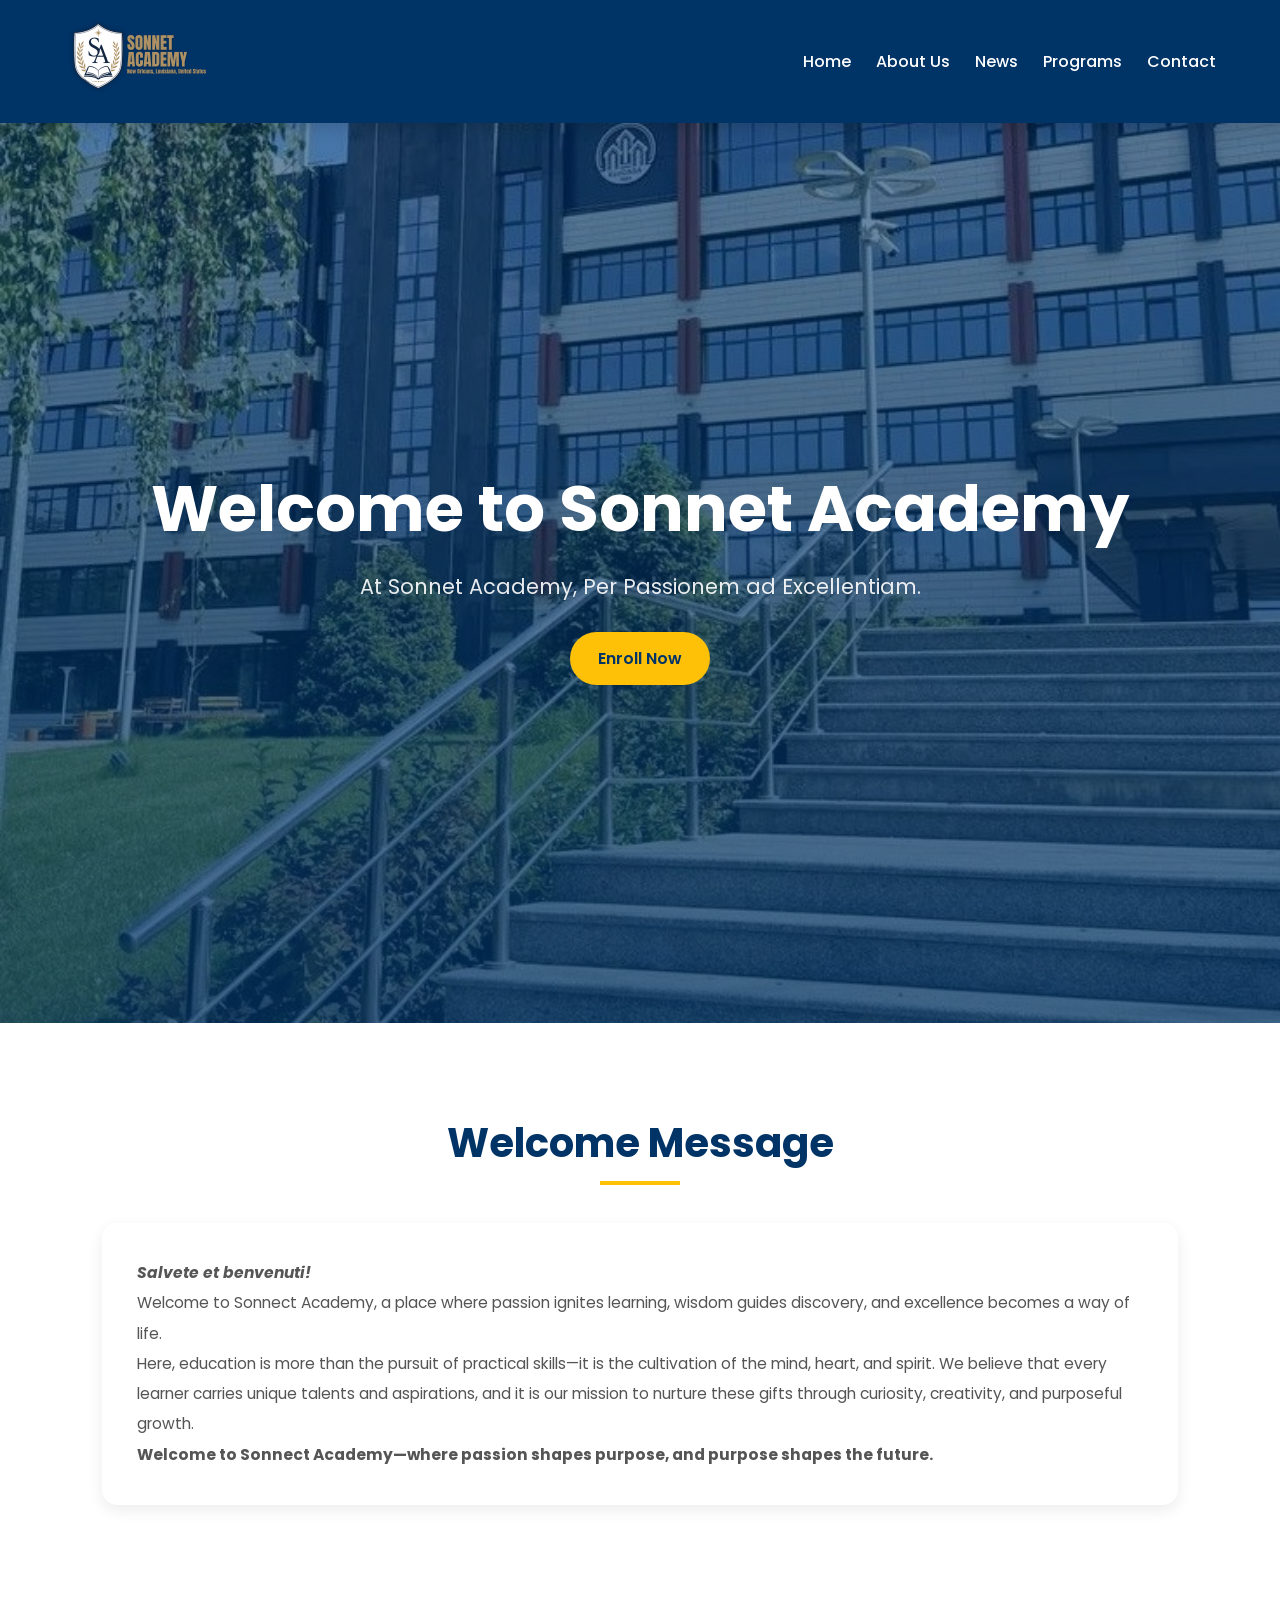
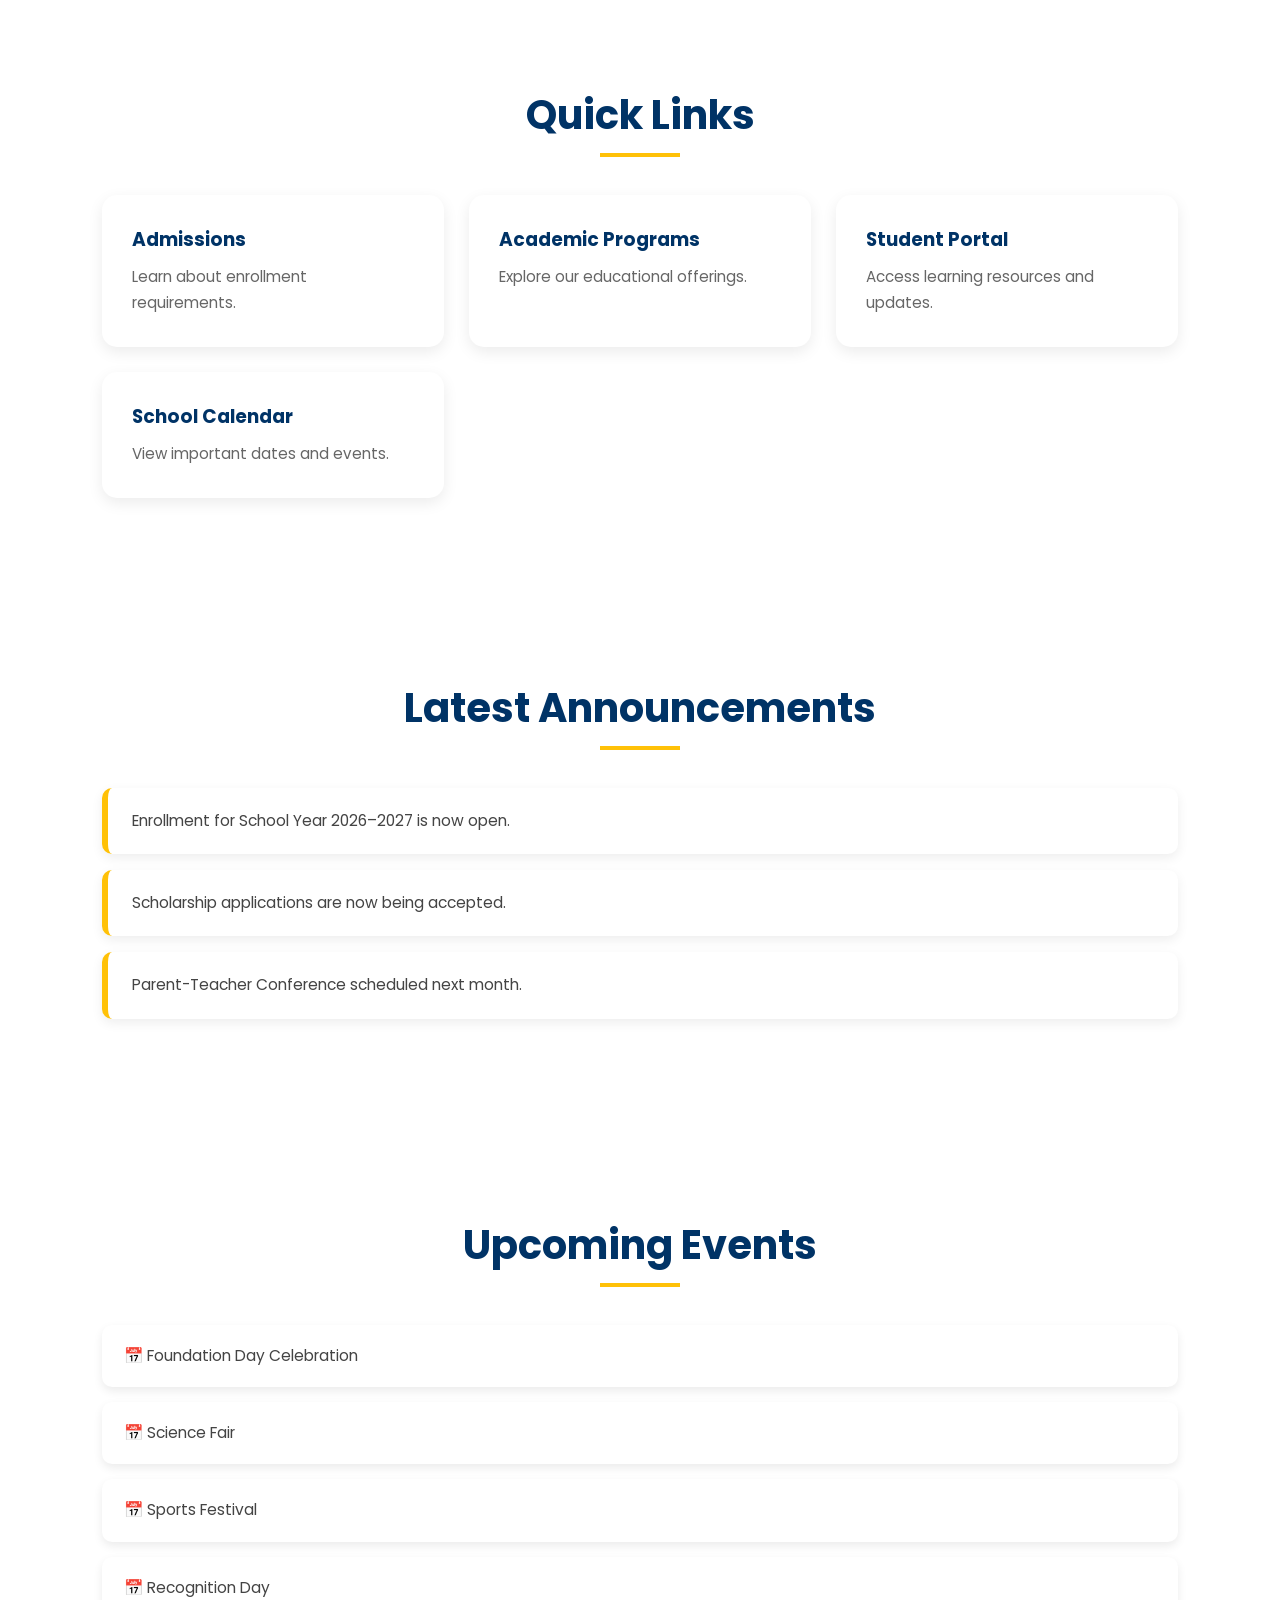
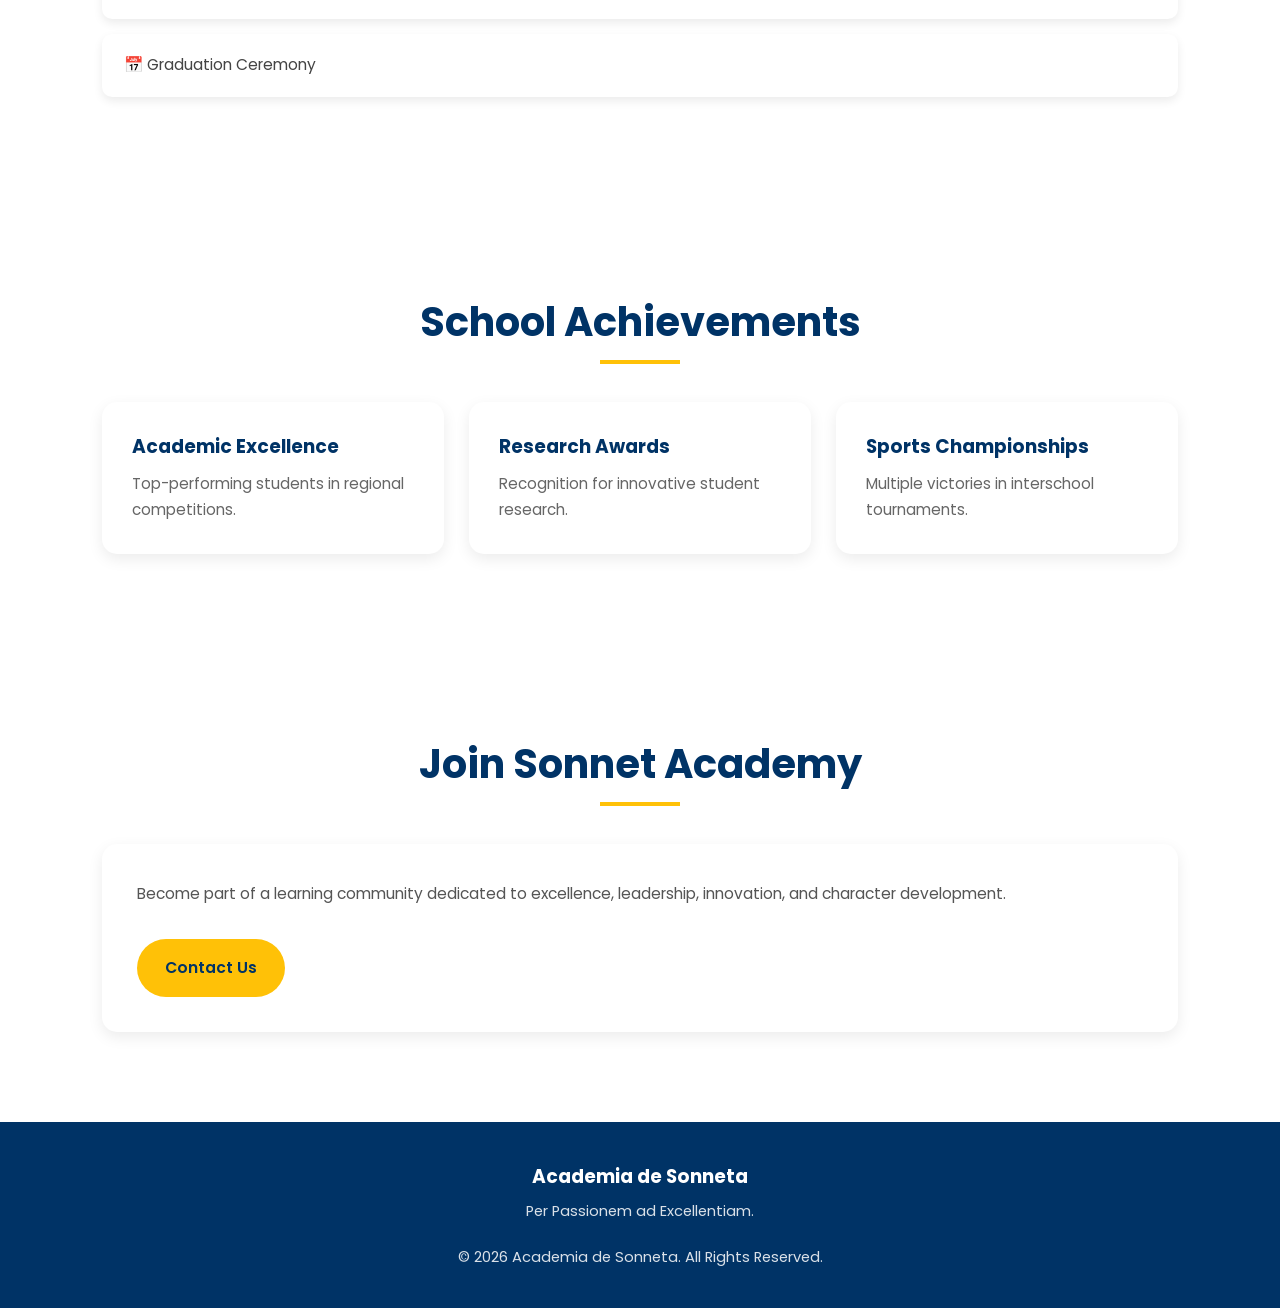
<file: index.html>
<!DOCTYPE html>
<html lang="en">
<head>
<meta charset="UTF-8">
<meta name="viewport" content="width=device-width, initial-scale=1.0">
<link rel="icon" type="image/png" href="img/Favicon.png">
<title>SONNET ACADEMY</title>

<link rel="stylesheet" href="style.css">
</head>

<body>

<header>

<nav>

<div class="logo">
<img src="img/logo.png">
</div>

<ul>
<li><a href="index.html">Home</a></li>
<li><a href="about.html">About Us</a></li>
<li><a href="news.html">News</a></li>
<li><a href="programs.html">Programs</a></li>
<li><a href="contact.html">Contact</a></li>
</ul>

</nav>

</header>

<section class="hero">

<div class="hero-content">

<h1>Welcome to Sonnet Academy</h1>

<p>
At Sonnet Academy, Per Passionem ad Excellentiam.
</p>

<a href="programs.html" class="btn">
Enroll Now
</a>

</div>

</section>

<section>

<h2 class="section-title">
Welcome Message
</h2>

<div class="welcome">

<p>
<em><b>Salvete et benvenuti!</b></em>
<p>Welcome to Sonnect Academy, a place where passion ignites learning, wisdom guides discovery, and excellence becomes a way of life.</p>
<p>
Here, education is more than the pursuit of practical skills—it is the cultivation of the mind, heart, and spirit. We believe that every learner carries unique talents and aspirations, and it is our mission to nurture these gifts through curiosity, creativity, and purposeful growth.
</p>
<p>
<b>Welcome to Sonnect Academy—where passion shapes purpose, and purpose shapes the future.</b></p>

</div>

</section>

<section>

<h2 class="section-title">
Quick Links
</h2>

<div class="cards">

<div class="card">
<h3>Admissions</h3>
<p>Learn about enrollment requirements.</p>
</div>

<div class="card">
<h3>Academic Programs</h3>
<p>Explore our educational offerings.</p>
</div>

<div class="card">
<h3>Student Portal</h3>
<p>Access learning resources and updates.</p>
</div>

<div class="card">
<h3>School Calendar</h3>
<p>View important dates and events.</p>
</div>

</div>

</section>

<section>

<h2 class="section-title">
Latest Announcements
</h2>

<div class="announcement">
Enrollment for School Year 2026–2027 is now open. 
</div>

<div class="announcement">
Scholarship applications are now being accepted.
</div>

<div class="announcement">
Parent-Teacher Conference scheduled next month.
</div>

</section>

<section>

<h2 class="section-title">
Upcoming Events
</h2>

<ul class="events">

<li>📅 Foundation Day Celebration</li>
<li>📅 Science Fair</li>
<li>📅 Sports Festival</li>
<li>📅 Recognition Day</li>
<li>📅 Graduation Ceremony</li>

</ul>

</section>

<section>

<h2 class="section-title">
School Achievements
</h2>

<div class="cards">

<div class="card">
<h3>Academic Excellence</h3>
<p>
Top-performing students in regional competitions.
</p>
</div>

<div class="card">
<h3>Research Awards</h3>
<p>
Recognition for innovative student research.
</p>
</div>

<div class="card">
<h3>Sports Championships</h3>
<p>
Multiple victories in interschool tournaments.
</p>
</div>

</div>

</section>

<section>

<h2 class="section-title">
Join Sonnet Academy
</h2>

<div class="welcome">

<p>
Become part of a learning community dedicated
to excellence, leadership, innovation, and
character development.
</p>

<br>

<a href="contact.html" class="btn">
Contact Us
</a>

</div>

</section>

<footer>

<h3>Academia de Sonneta</h3>

<p>
Per Passionem ad Excellentiam.
</p>

<br>

<p>
© 2026 Academia de Sonneta. All Rights Reserved.
</p>

</footer>

</body>
</html>
</file>
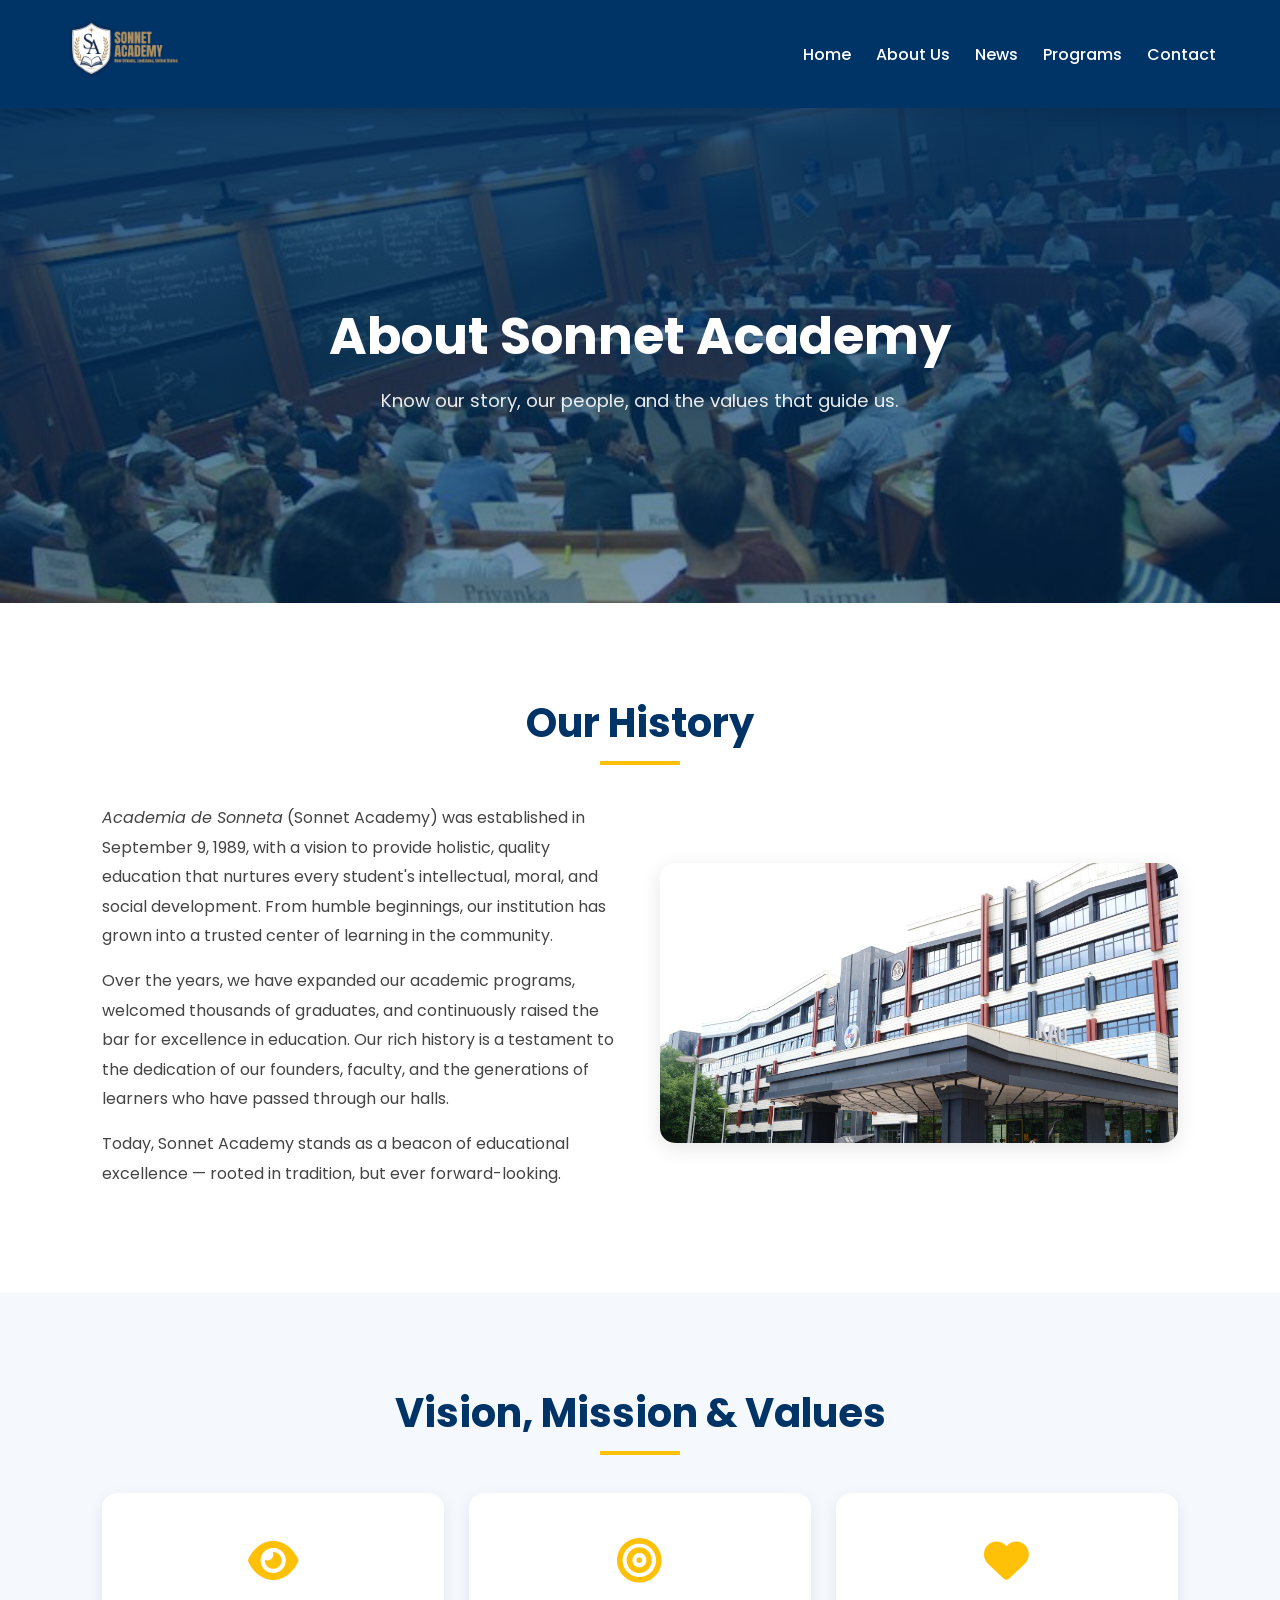
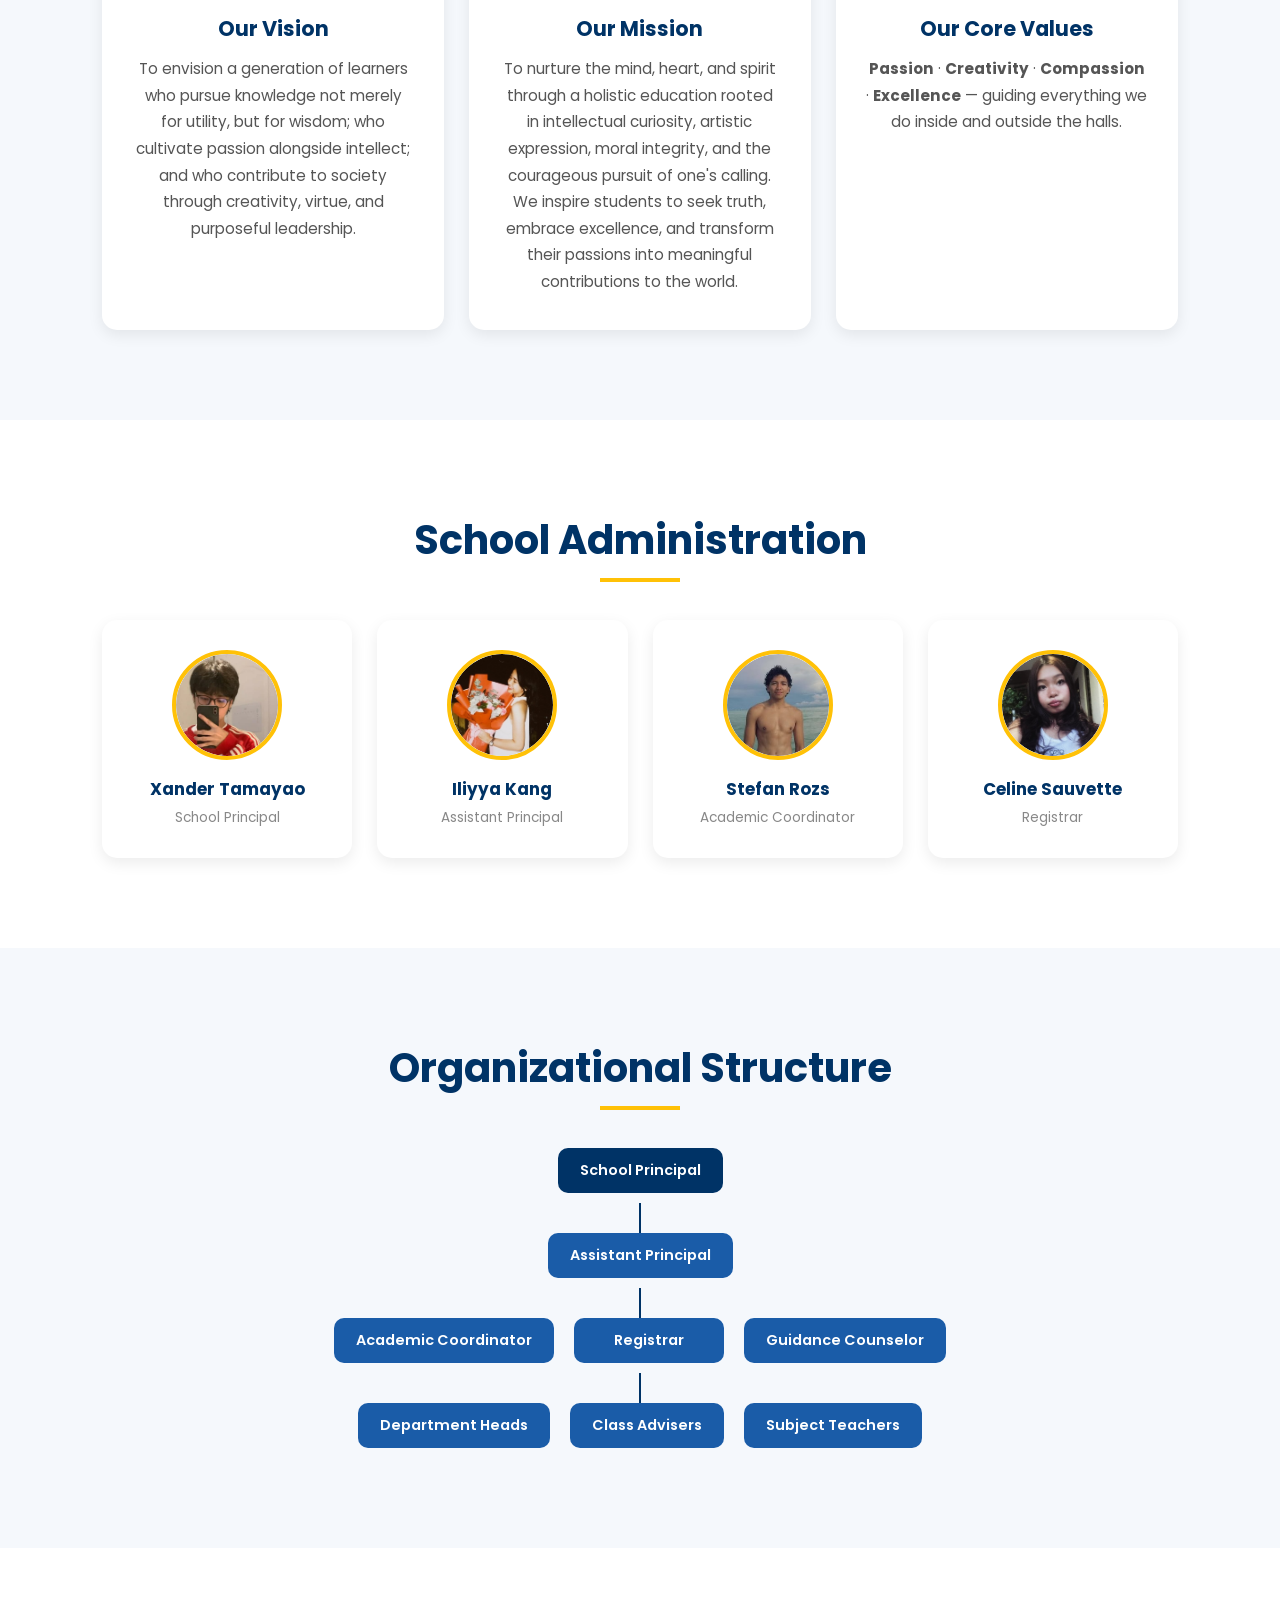
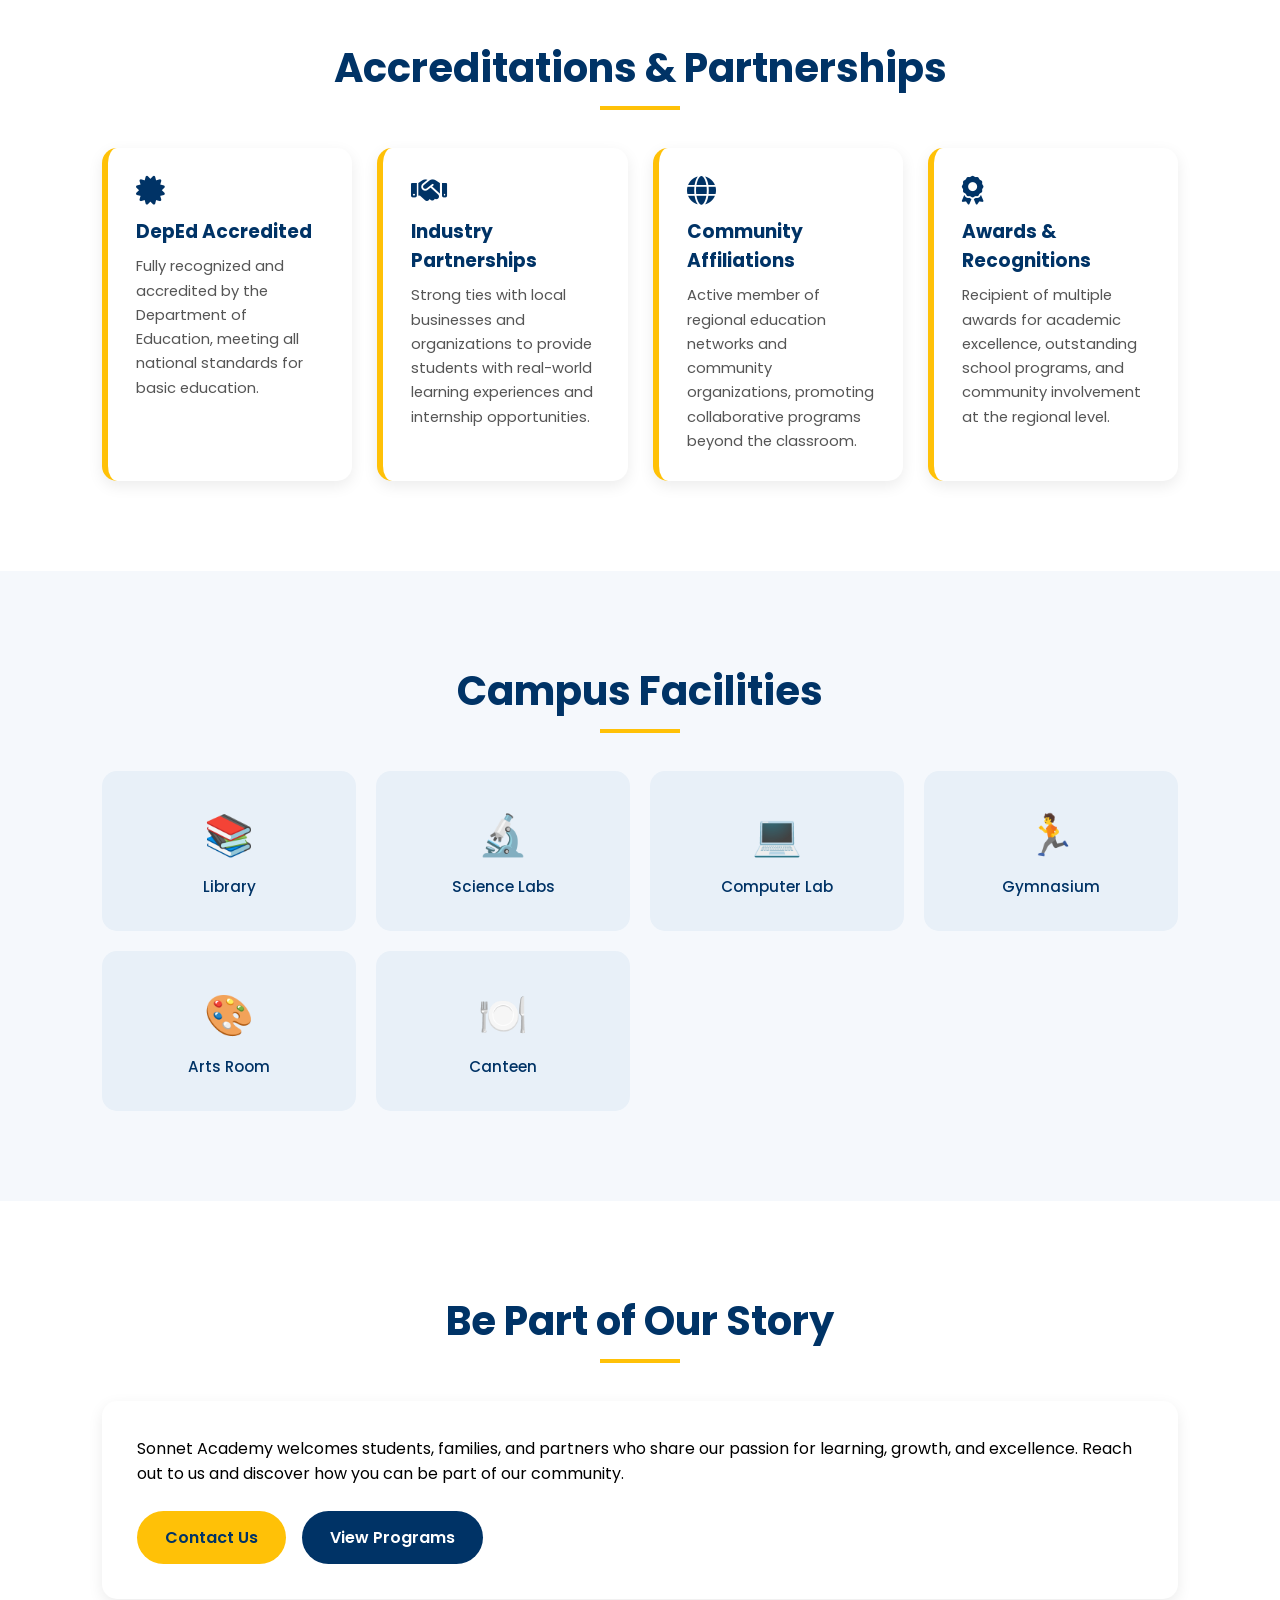
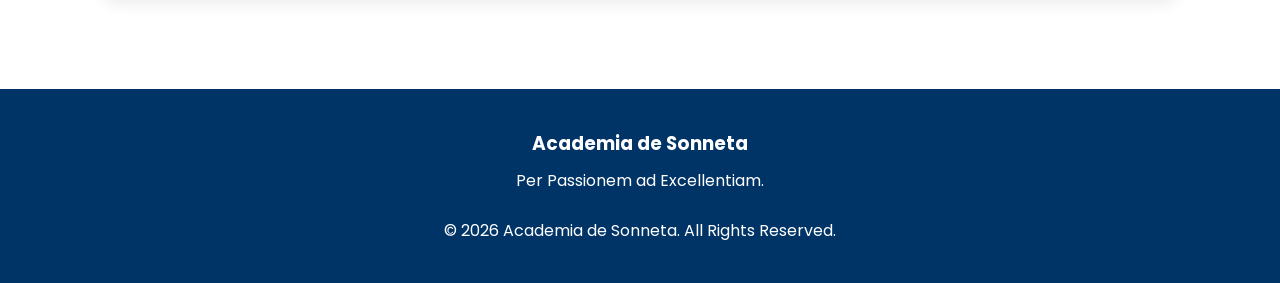
<file: about.html>
<!DOCTYPE html>
<html lang="en">
<head>
<meta charset="UTF-8">
<meta name="viewport" content="width=device-width, initial-scale=1.0">
<link rel="icon" type="image/png" href="img/Favicon.png">

<title>SONNET ACADEMY</title>

<link rel="stylesheet" href="about-style.css">
<link rel="stylesheet" href="https://cdnjs.cloudflare.com/ajax/libs/font-awesome/6.5.0/css/all.min.css">

</head>
<body>

<!-- ========== HEADER ========== -->

<header>
<nav>

<div class="logo">
<img src="img/logo.png">
</div>

<ul>
<li><a href="index.html">Home</a></li>
<li><a href="about.html">About Us</a></li>
<li><a href="news.html">News</a></li>
<li><a href="programs.html">Programs</a></li>
<li><a href="contact.html">Contact</a></li>
</ul>

</nav>
</header>

<!-- ========== HERO ========== -->

<section class="about-hero">
<div class="about-hero-content">
<h1>About Sonnet Academy</h1>
<p>Know our story, our people, and the values that guide us.</p>
</div>
</section>

<!-- ========== HISTORY ========== -->

<section>
<h2 class="section-title">Our History</h2>

<div class="history-grid">

<div class="history-text">
<p>
<em>Academia de Sonneta</em> (Sonnet Academy) was established in September 9, 1989, with a vision to provide
holistic, quality education that nurtures every student's
intellectual, moral, and social development. From humble
beginnings, our institution has grown into a trusted center
of learning in the community.
</p>
<p>
Over the years, we have expanded our academic programs,
welcomed thousands of graduates, and continuously raised
the bar for excellence in education. Our rich history is
a testament to the dedication of our founders, faculty,
and the generations of learners who have passed through
our halls.
</p>
<p>
Today, Sonnet Academy stands as a beacon of
educational excellence — rooted in tradition,
but ever forward-looking.
</p>
</div>

<div class="history-image"></div>

</div>
</section>

<!-- ========== VMV ========== -->

<section class="section-alt">
<h2 class="section-title">Vision, Mission &amp; Values</h2>

<div class="vmv-cards">

<div class="vmv-card">
<div class="vmv-icon"><i class="fas fa-eye"></i></div>
<h3>Our Vision</h3>
<p>
To envision a generation of learners who pursue knowledge not merely for utility, but for wisdom; who cultivate passion alongside intellect; and who contribute to society through creativity, virtue, and purposeful leadership.
</p>
</div>

<div class="vmv-card">
<div class="vmv-icon"><i class="fas fa-bullseye"></i></div>
<h3>Our Mission</h3>
<p>
To nurture the mind, heart, and spirit through a holistic education rooted in intellectual curiosity, artistic expression, moral integrity, and the courageous pursuit of one's calling. We inspire students to seek truth, embrace excellence, and transform their passions into meaningful contributions to the world.
</p>
</div>

<div class="vmv-card">
<div class="vmv-icon"><i class="fas fa-heart"></i></div>
<h3>Our Core Values</h3>
<p>
<strong>Passion</strong> · <strong>Creativity</strong>
· <strong>Compassion</strong> · <strong>Excellence</strong> — guiding everything we do
inside and outside the halls.
</p>
</div>

</div>
</section>

<!-- ========== LEADERSHIP ========== -->

<section>
<h2 class="section-title">School Administration</h2>

<div class="leadership-grid">

<div class="leader-card">
<div class="leader-avatar">
<!--
    Replace the icon below with your photo like this:
    <img src="img/xander.jpg" alt="Xander Tamayao">
-->
<img src="img/Xander.jpg" alt="">
</div>
<h3>Xander Tamayao</h3>
<span>School Principal</span>
</div>

<div class="leader-card">
<div class="leader-avatar">
<!--
    <img src="img/iliyya.jpg" alt="Iliyya Kang">
-->
<img src="img/Iliyya.jpg" alt="">
</div>
<h3>Iliyya Kang</h3>
<span>Assistant Principal</span>
</div>

<div class="leader-card">
<div class="leader-avatar">
<!--
    <img src="img/stefan.jpg" alt="Stefan Rozs">
-->
<img src="img/Stefan.jpg" alt="">
</div>
<h3>Stefan Rozs</h3>
<span>Academic Coordinator</span>
</div>

<div class="leader-card">
<div class="leader-avatar">
<!--
    <img src="img/celine.jpg" alt="Celine Sauvette">
-->
<img src="img/Celine.jpg" alt="">
</div>
<h3>Celine Sauvette</h3>
<span>Registrar</span>
</div>

</div>
</section>

<!-- ========== ORG CHART ========== -->

<section class="section-alt">
<h2 class="section-title">Organizational Structure</h2>

<div class="org-chart">

<div class="org-row">
<div class="org-box">School Principal</div>
</div>

<div class="org-connector"></div>

<div class="org-row">
<div class="org-box secondary">Assistant Principal</div>
</div>

<div class="org-connector"></div>

<div class="org-row">
<div class="org-box secondary">Academic Coordinator</div>
<div class="org-box secondary">Registrar</div>
<div class="org-box secondary">Guidance Counselor</div>
</div>

<div class="org-connector"></div>

<div class="org-row">
<div class="org-box secondary">Department Heads</div>
<div class="org-box secondary">Class Advisers</div>
<div class="org-box secondary">Subject Teachers</div>
</div>

</div>
</section>

<!-- ========== CREDENTIALS ========== -->

<section>
<h2 class="section-title">Accreditations &amp; Partnerships</h2>

<div class="credentials-grid">

<div class="cred-card">
<i class="fas fa-certificate"></i>
<h3>DepEd Accredited</h3>
<p>
Fully recognized and accredited by the Department
of Education, meeting all national standards for
basic education.
</p>
</div>

<div class="cred-card">
<i class="fas fa-handshake"></i>
<h3>Industry Partnerships</h3>
<p>
Strong ties with local businesses and organizations
to provide students with real-world learning
experiences and internship opportunities.
</p>
</div>

<div class="cred-card">
<i class="fas fa-globe"></i>
<h3>Community Affiliations</h3>
<p>
Active member of regional education networks and
community organizations, promoting collaborative
programs beyond the classroom.
</p>
</div>

<div class="cred-card">
<i class="fas fa-award"></i>
<h3>Awards &amp; Recognitions</h3>
<p>
Recipient of multiple awards for academic excellence,
outstanding school programs, and community
involvement at the regional level.
</p>
</div>

</div>
</section>

<!-- ========== CAMPUS ========== -->

<section class="section-alt">
<h2 class="section-title">Campus Facilities</h2>

<div class="campus-grid">
<div class="campus-card">📚<span>Library</span></div>
<div class="campus-card">🔬<span>Science Labs</span></div>
<div class="campus-card">💻<span>Computer Lab</span></div>
<div class="campus-card">🏃<span>Gymnasium</span></div>
<div class="campus-card">🎨<span>Arts Room</span></div>
<div class="campus-card">🍽️<span>Canteen</span></div>
</div>
</section>

<!-- ========== CTA ========== -->

<section>
<h2 class="section-title">Be Part of Our Story</h2>

<div class="welcome">
<p>
Sonnet Academy welcomes students, families, and
partners who share our passion for learning, growth, and
excellence. Reach out to us and discover how you can
be part of our community.
</p>
<br>
<a href="contact.html" class="btn">Contact Us</a>
&nbsp;&nbsp;
<a href="programs.html" class="btn btn-outline">View Programs</a>
</div>
</section>

<!-- ========== FOOTER ========== -->

<footer>
<h3>Academia de Sonneta</h3>
<p>Per Passionem ad Excellentiam.</p>
<br>
<p>© 2026 Academia de Sonneta. All Rights Reserved.</p>
</footer>

</body>
</html>
</file>
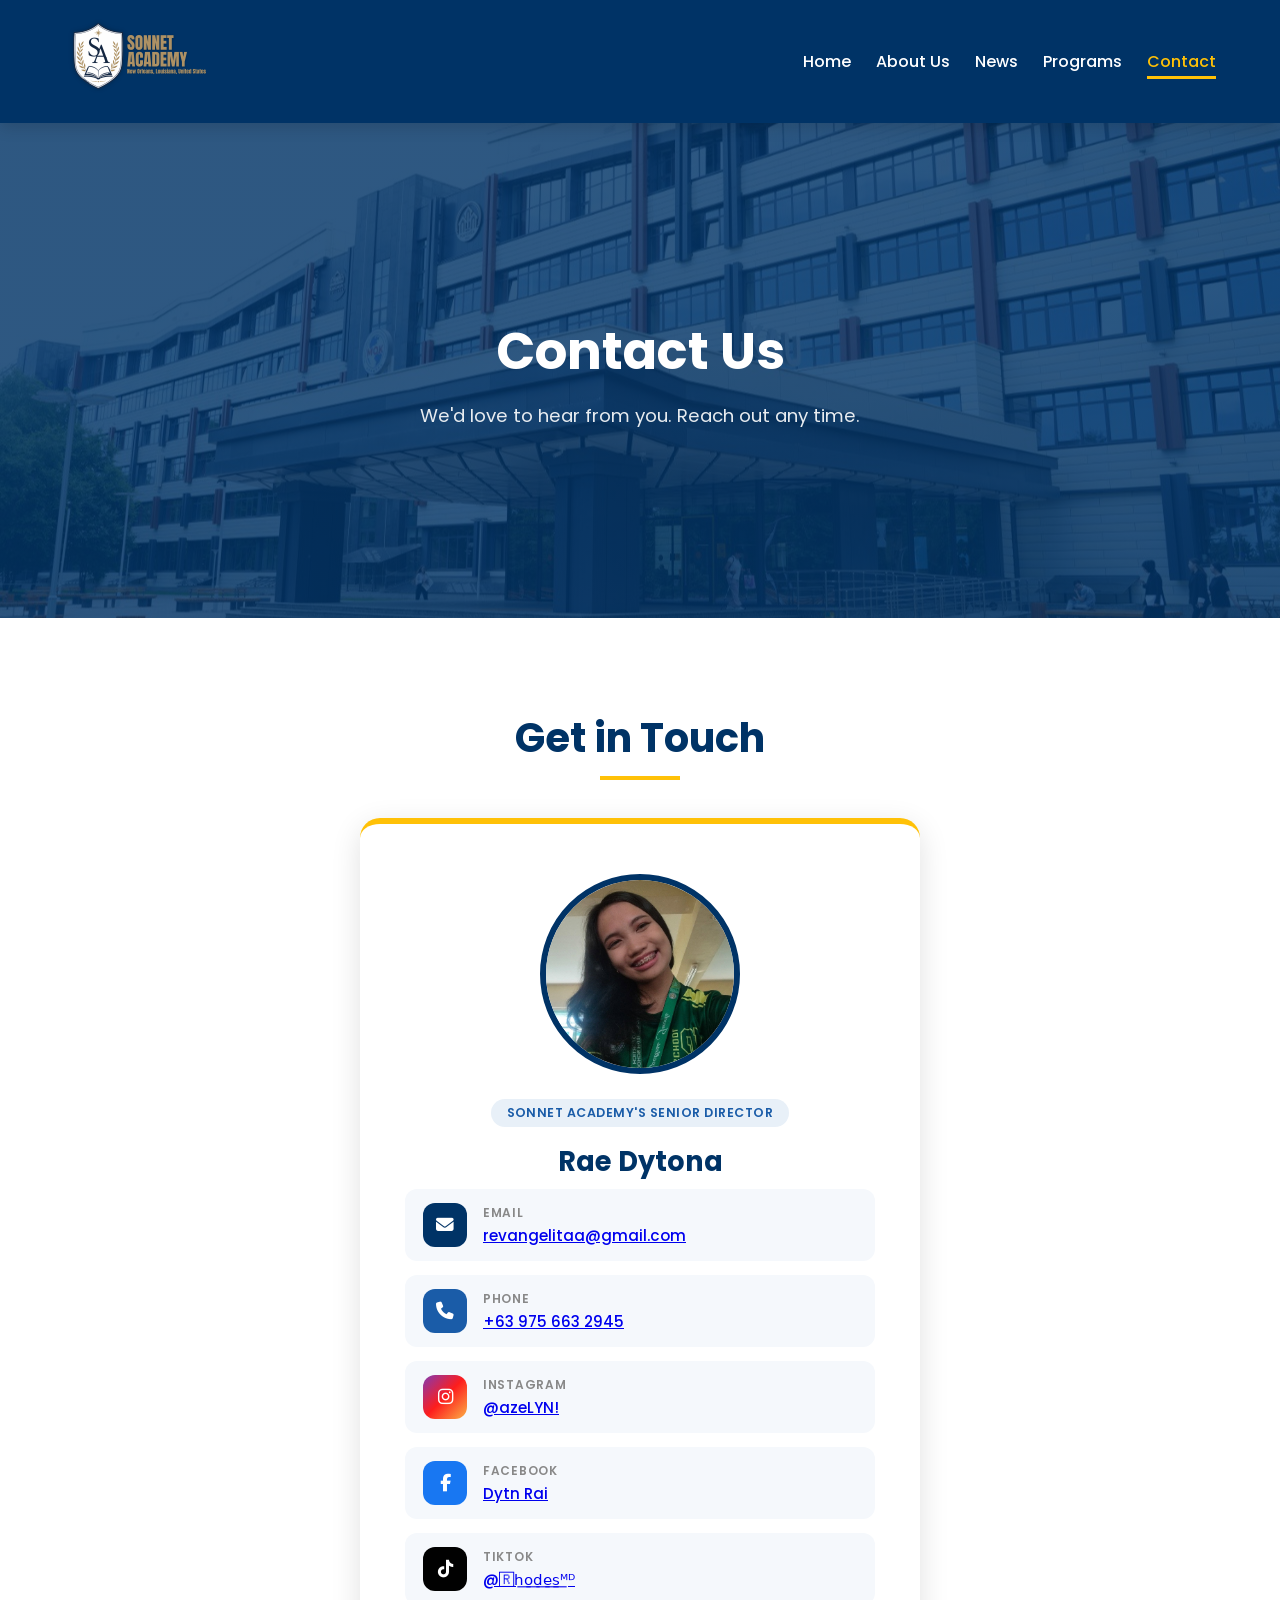
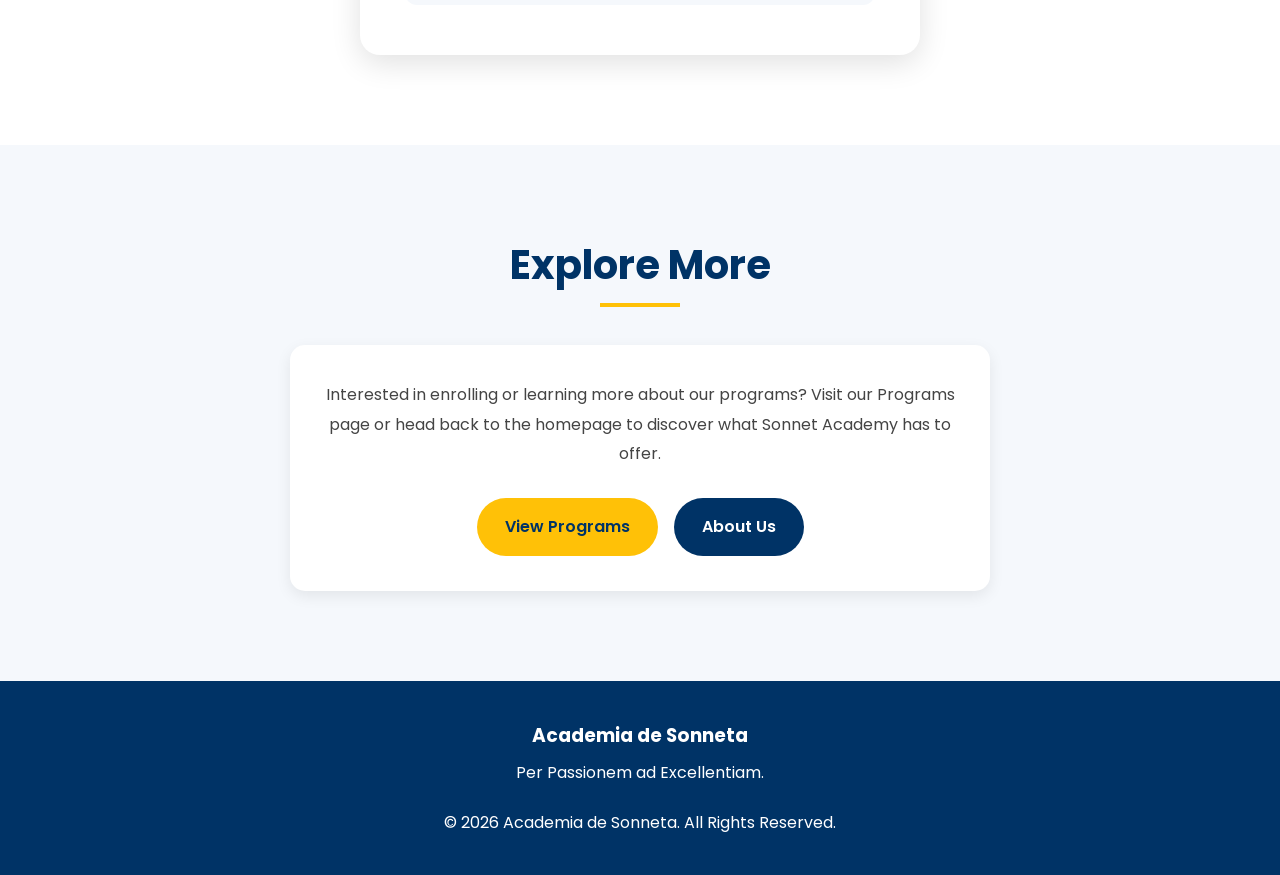
<file: contact.html>
<!DOCTYPE html>
<html lang="en">
<head>
<meta charset="UTF-8">
<meta name="viewport" content="width=device-width, initial-scale=1.0">
<link rel="icon" type="image/png" href="img/Favicon.png">
<title>SONNET ACADEMY</title>

<link rel="stylesheet" href="contact-style.css">
<link rel="stylesheet" href="https://cdnjs.cloudflare.com/ajax/libs/font-awesome/6.5.0/css/all.min.css">

</head>
<body>

<!-- ========== HEADER ========== -->

<header>
<nav>
  <div class="logo">
<img src="img/logo.png">
</div>
  <ul>
    <li><a href="index.html">Home</a></li>
    <li><a href="about.html">About Us</a></li>
    <li><a href="news.html">News</a></li>
    <li><a href="programs.html">Programs</a></li>
    <li><a href="contact.html" class="active">Contact</a></li>
  </ul>
</nav>
</header>

<!-- ========== HERO ========== -->

<section class="contact-hero">
  <div class="contact-hero-content">
    <h1>Contact Us</h1>
    <p>We'd love to hear from you. Reach out any time.</p>
  </div>
</section>

<!-- ========== CREATOR CARD ========== -->

<section>
  <h2 class="section-title">Get in Touch</h2>

  <div class="creator-wrapper">

    <div class="creator-card">

      <div class="creator-avatar">
        <img src="img/rae.jpg">
    </div>

      <div class="creator-badge">Sonnet Academy's Senior Director</div>

      <h2 class="creator-name">Rae Dytona</h2>

<div class="contact-list">

  <div class="contact-item">
    <div class="contact-icon email">
      <i class="fas fa-envelope"></i>
    </div>
    <div class="contact-info">
      <span class="contact-label">Email</span>
      <span class="contact-value">
        <a href="mailto:revangelitaa@gmail.com">revangelitaa@gmail.com</a>
      </span>
    </div>
  </div>

  <div class="contact-item">
    <div class="contact-icon phone">
      <i class="fas fa-phone"></i>
    </div>
    <div class="contact-info">
      <span class="contact-label">Phone</span>
      <span class="contact-value">
        <a href="tel:+639756632945">+63 975 663 2945</a>
      </span>
    </div>
  </div>

  <div class="contact-item">
    <div class="contact-icon instagram">
      <i class="fab fa-instagram"></i>
    </div>
    <div class="contact-info">
      <span class="contact-label">Instagram</span>
      <span class="contact-value">
        <a href="https://instagram.com/azeliquey" target="_blank">@azeLYN!</a>
      </span>
    </div>
  </div>

  <div class="contact-item">
    <div class="contact-icon facebook">
      <i class="fab fa-facebook-f"></i>
    </div>
    <div class="contact-info">
      <span class="contact-label">Facebook</span>
      <span class="contact-value">
        <a href="https://facebook.com/dytn.rae" target="_blank">
          Dytn Rai
        </a>
      </span>
    </div>
  </div>

  <div class="contact-item">
    <div class="contact-icon tiktok">
      <i class="fab fa-tiktok"></i>
    </div>
    <div class="contact-info">
      <span class="contact-label">TikTok</span>
      <span class="contact-value">
        <a href="https://tiktok.com/@evanglinn.rhz" target="_blank">@🅁h͟o͟d͟e͟s͟ᴹᴰ</a>
      </span>
    </div>
  </div>

</div>
</section>

<!-- ========== CTA ========== -->

<section class="section-alt">
  <h2 class="section-title">Explore More</h2>
  <div class="welcome">
    <p>
      Interested in enrolling or learning more about our programs?
      Visit our Programs page or head back to the homepage to discover
      what Sonnet Academy has to offer.
    </p>
    <br>
    <a href="programs.html" class="btn">View Programs</a>
    &nbsp;&nbsp;
    <a href="about.html" class="btn btn-outline">About Us</a>
  </div>
</section>

<!-- ========== FOOTER ========== -->

<footer>
  <h3>Academia de Sonneta</h3>
  <p>Per Passionem ad Excellentiam.</p>
  <br>
  <p>© 2026 Academia de Sonneta. All Rights Reserved.</p>
</footer>

</body>
</html>
</file>
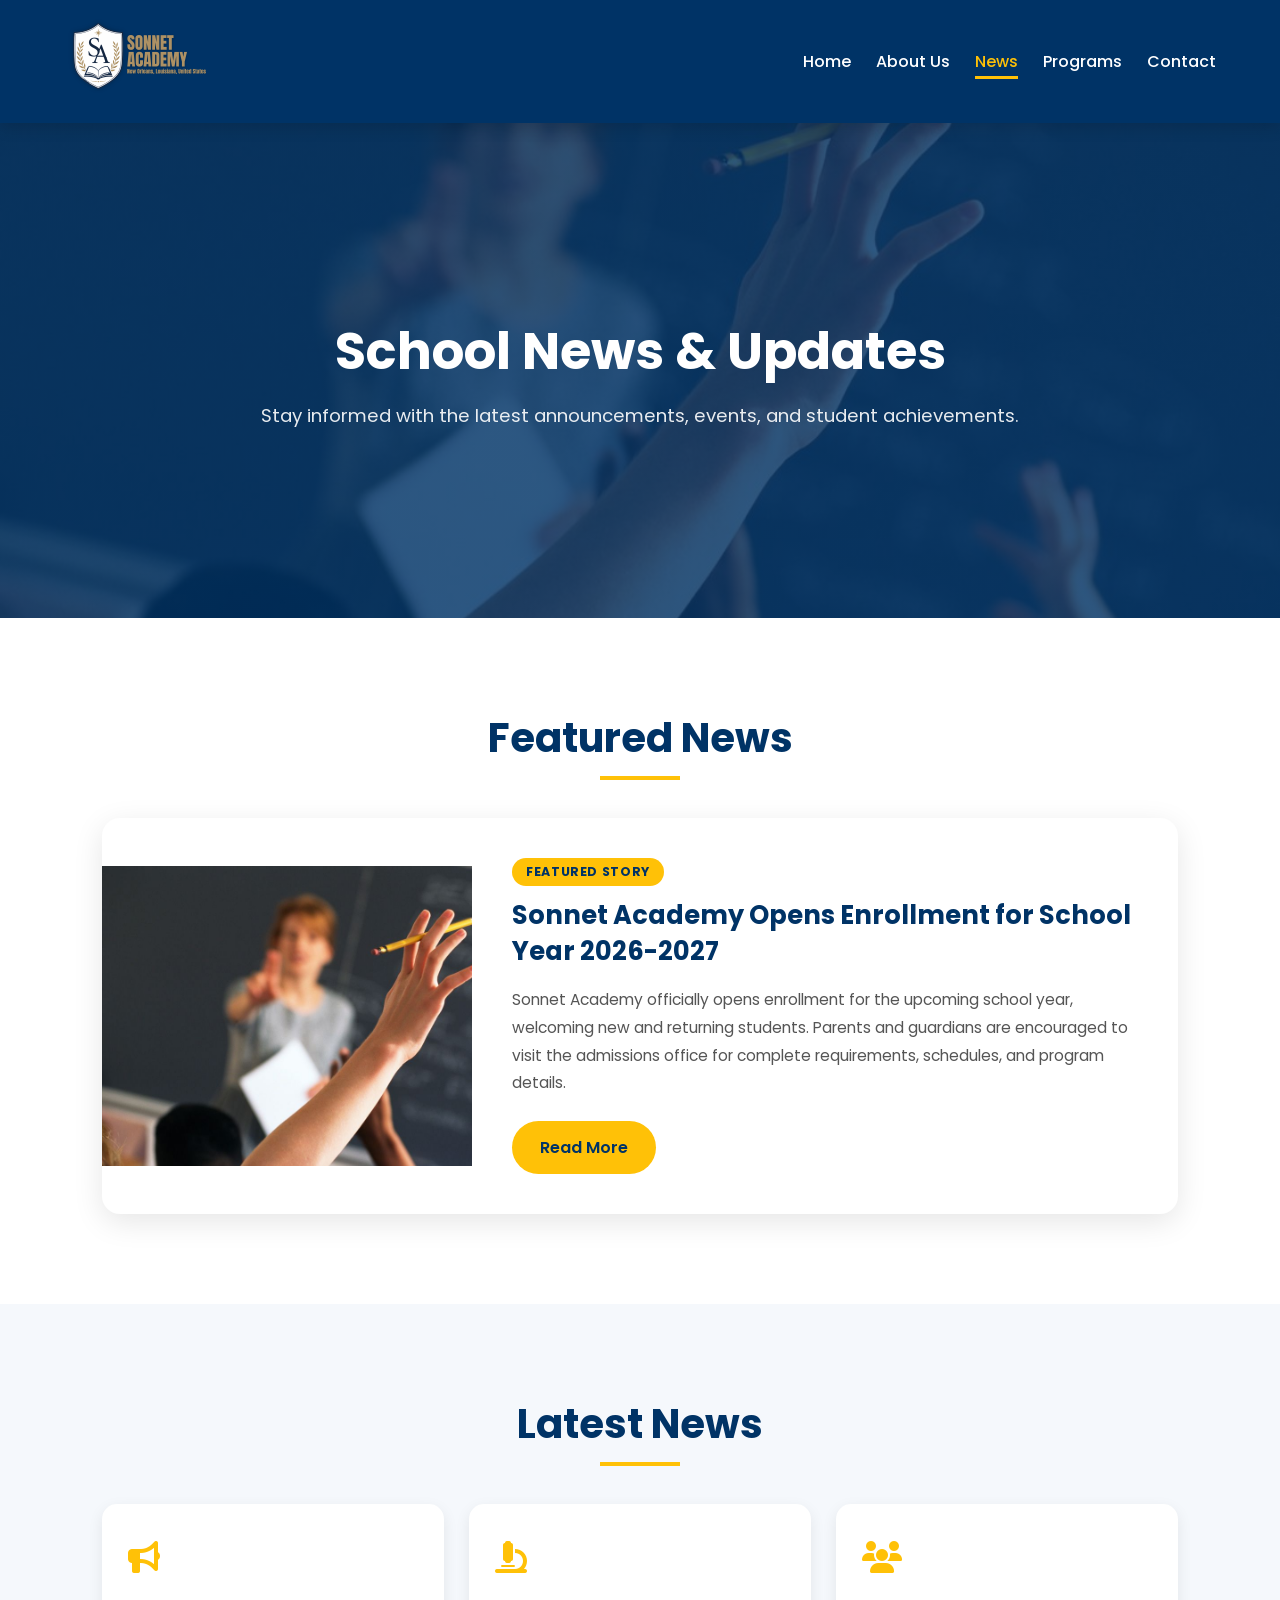
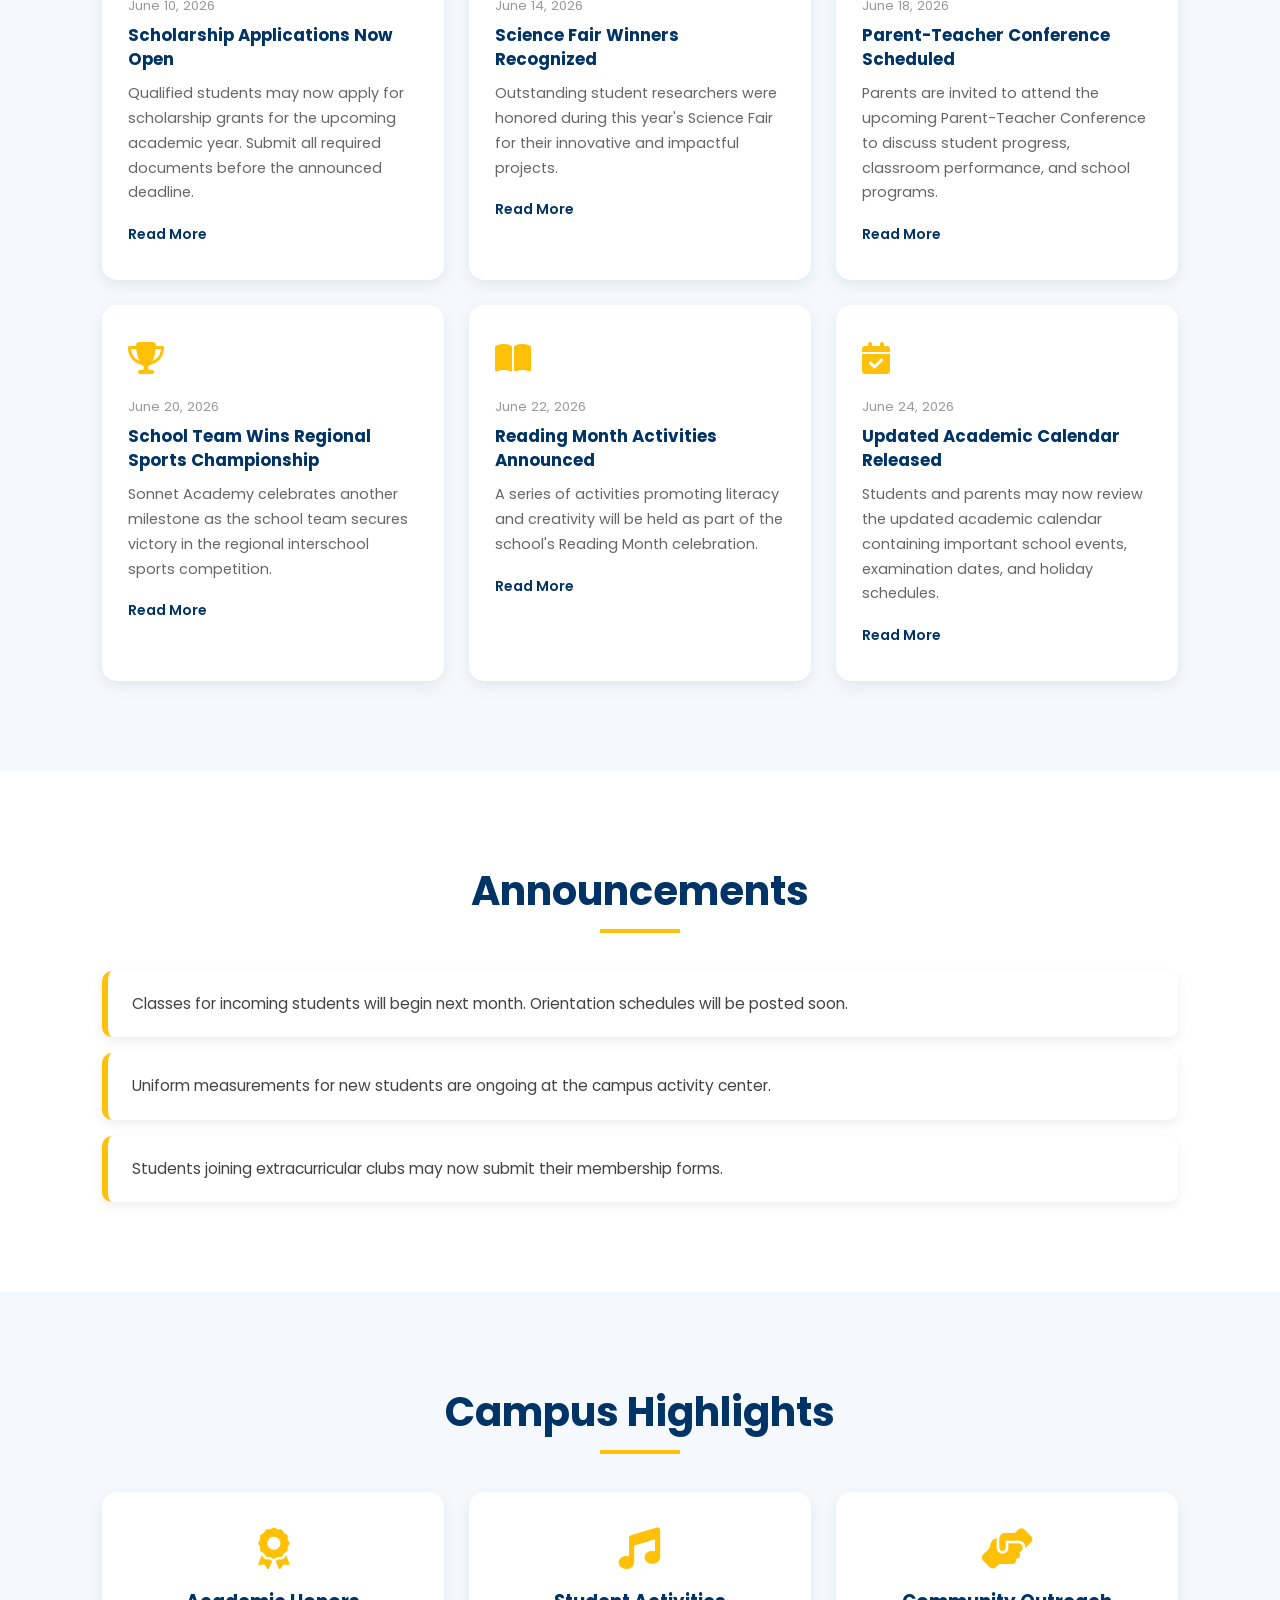
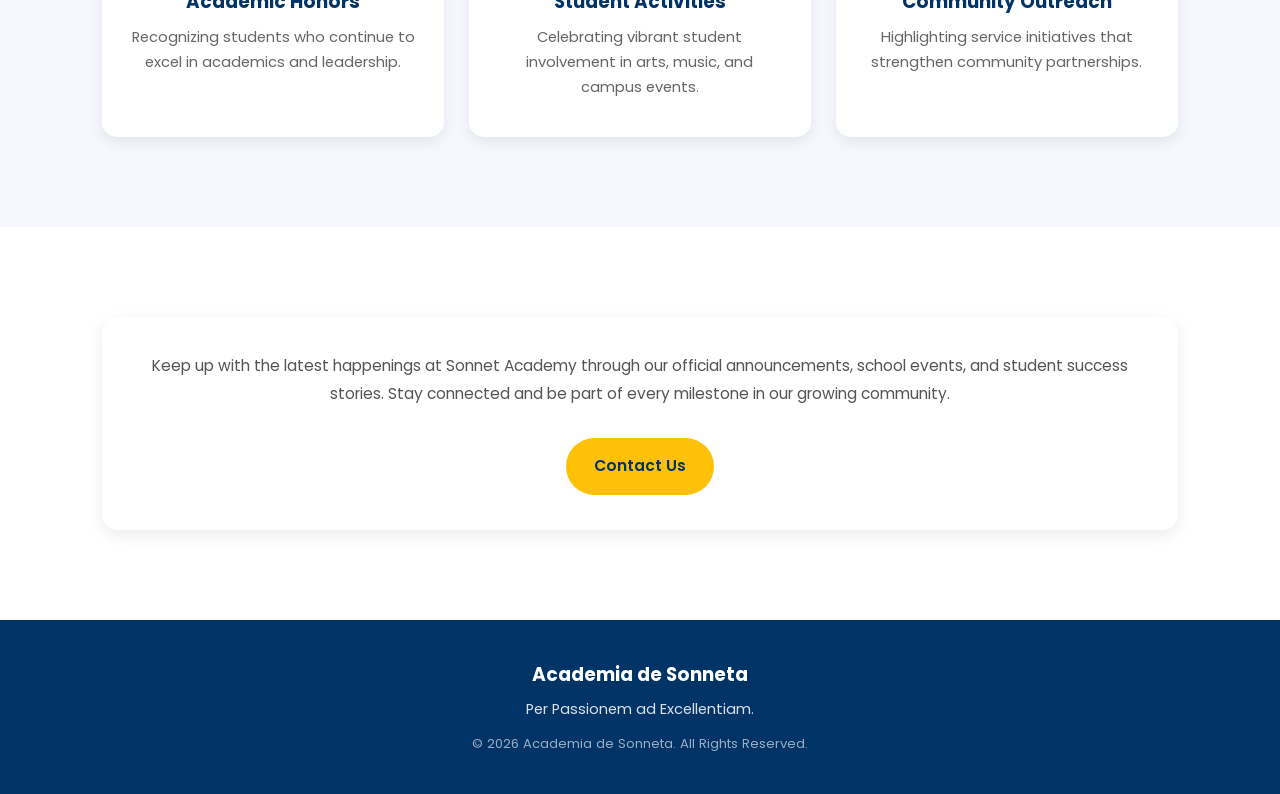
<file: news.html>
<!DOCTYPE html>
<html lang="en">
<head>
    <meta charset="UTF-8">
    <meta name="viewport" content="width=device-width, initial-scale=1.0">
    <link rel="icon" type="image/png" href="img/Favicon.png">
    <title>SONNET ACADEMY</title>
    
    <link rel="stylesheet" href="news-style.css">
    <link rel="stylesheet" href="https://cdnjs.cloudflare.com/ajax/libs/font-awesome/6.5.0/css/all.min.css">
</head>
<body>

    <header>
        <nav>
            <div class="logo">
<img src="img/logo.png">
</div>
            <ul>
                <li><a href="index.html">Home</a></li>
                <li><a href="about.html">About Us</a></li>
                <li><a href="news.html" class="active">News</a></li>
                <li><a href="programs.html">Programs</a></li>
                <li><a href="contact.html">Contact</a></li>
            </ul>
        </nav>
    </header>

    <section class="news-hero">
        <div class="news-hero-content">
            <h1>School News & Updates</h1>
            <p>Stay informed with the latest announcements, events, and student achievements.</p>
        </div>
    </section>

    <section class="main-content">
        <h2 class="section-title">Featured News</h2>

        <div class="featured-news">
            <div class="featured-image">
                    
            </div>
            <div class="featured-content">
                <span class="news-tag">Featured Story</span>
                <h3>Sonnet Academy Opens Enrollment for School Year 2026-2027</h3>
                <p>
                    Sonnet Academy officially opens enrollment for the upcoming school year, 
                    welcoming new and returning students. Parents and guardians are encouraged to 
                    visit the admissions office for complete requirements, schedules, and program details.
                </p>
                <a href="#" class="btn">Read More</a>
            </div>
        </div>
    </section>

    <section class="section-alt">
        <h2 class="section-title">Latest News</h2>
        <div class="news-grid">
            <div class="news-card">
                <div class="news-icon"><i class="fas fa-bullhorn"></i></div>
                <span class="news-date">June 10, 2026</span>
                <h3>Scholarship Applications Now Open</h3>
                <p>Qualified students may now apply for scholarship grants for the upcoming academic year. Submit all required documents before the announced deadline.</p>
                <a href="#" class="news-link">Read More</a>
            </div>

            <div class="news-card">
                <div class="news-icon"><i class="fas fa-microscope"></i></div>
                <span class="news-date">June 14, 2026</span>
                <h3>Science Fair Winners Recognized</h3>
                <p>Outstanding student researchers were honored during this year's Science Fair for their innovative and impactful projects.</p>
                <a href="#" class="news-link">Read More</a>
            </div>

            <div class="news-card">
                <div class="news-icon"><i class="fas fa-users"></i></div>
                <span class="news-date">June 18, 2026</span>
                <h3>Parent-Teacher Conference Scheduled</h3>
                <p>Parents are invited to attend the upcoming Parent-Teacher Conference to discuss student progress, classroom performance, and school programs.</p>
                <a href="#" class="news-link">Read More</a>
            </div>

            <div class="news-card">
                <div class="news-icon"><i class="fas fa-trophy"></i></div>
                <span class="news-date">June 20, 2026</span>
                <h3>School Team Wins Regional Sports Championship</h3>
                <p>Sonnet Academy celebrates another milestone as the school team secures victory in the regional interschool sports competition.</p>
                <a href="#" class="news-link">Read More</a>
            </div>

            <div class="news-card">
                <div class="news-icon"><i class="fas fa-book-open"></i></div>
                <span class="news-date">June 22, 2026</span>
                <h3>Reading Month Activities Announced</h3>
                <p>A series of activities promoting literacy and creativity will be held as part of the school's Reading Month celebration.</p>
                <a href="#" class="news-link">Read More</a>
            </div>

            <div class="news-card">
                <div class="news-icon"><i class="fas fa-calendar-check"></i></div>
                <span class="news-date">June 24, 2026</span>
                <h3>Updated Academic Calendar Released</h3>
                <p>Students and parents may now review the updated academic calendar containing important school events, examination dates, and holiday schedules.</p>
                <a href="#" class="news-link">Read More</a>
            </div>
        </div>
    </section>

    <section class="main-content">
        <h2 class="section-title">Announcements</h2>
        <div class="announcements-container">
            <div class="announcement">
                Classes for incoming students will begin next month. Orientation schedules will be posted soon.
            </div>
            <div class="announcement">
                Uniform measurements for new students are ongoing at the campus activity center.
            </div>
            <div class="announcement">
                Students joining extracurricular clubs may now submit their membership forms.
            </div>
        </div>
    </section>

    <section class="section-alt">
        <h2 class="section-title">Campus Highlights</h2>
        <div class="highlights-grid">
            <div class="highlight-card">
                <i class="fas fa-award"></i>
                <h3>Academic Honors</h3>
                <p>Recognizing students who continue to excel in academics and leadership.</p>
            </div>
            <div class="highlight-card">
                <i class="fas fa-music"></i>
                <h3>Student Activities</h3>
                <p>Celebrating vibrant student involvement in arts, music, and campus events.</p>
            </div>
            <div class="highlight-card">
                <i class="fas fa-hands-helping"></i>
                <h3>Community Outreach</h3>
                <p>Highlighting service initiatives that strengthen community partnerships.</p>
            </div>
        </div>
    </section>

    <section class="main-content">
        <div class="welcome">
            <p>Keep up with the latest happenings at Sonnet Academy through our official announcements, school events, and student success stories. Stay connected and be part of every milestone in our growing community.</p>
            <br>
            <a href="contact.html" class="btn">Contact Us</a>
        </div>
    </section>

    <footer>
        <h3>Academia de Sonneta</h3>
        <p>Per Passionem ad Excellentiam.</p>
        <p class="copyright">© 2026 Academia de Sonneta. All Rights Reserved.</p>
    </footer>

</body>
</html>
</file>
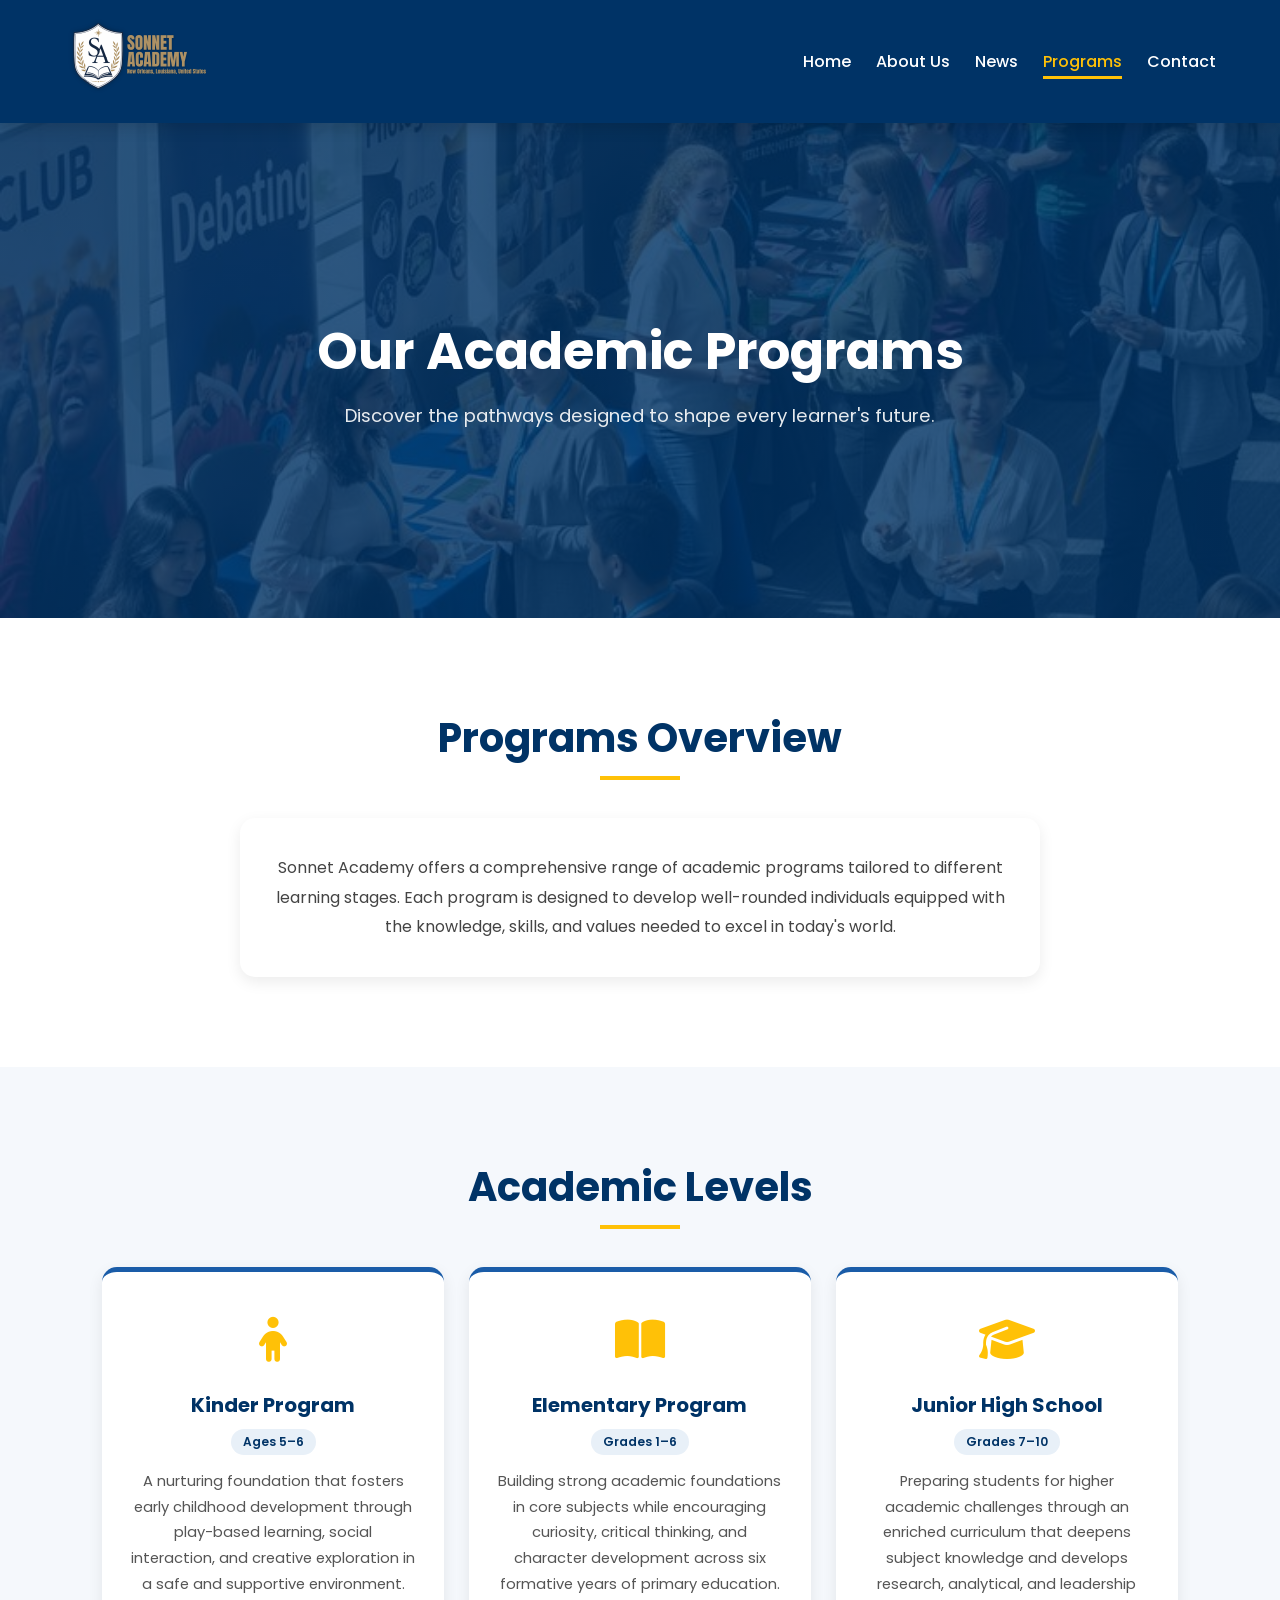
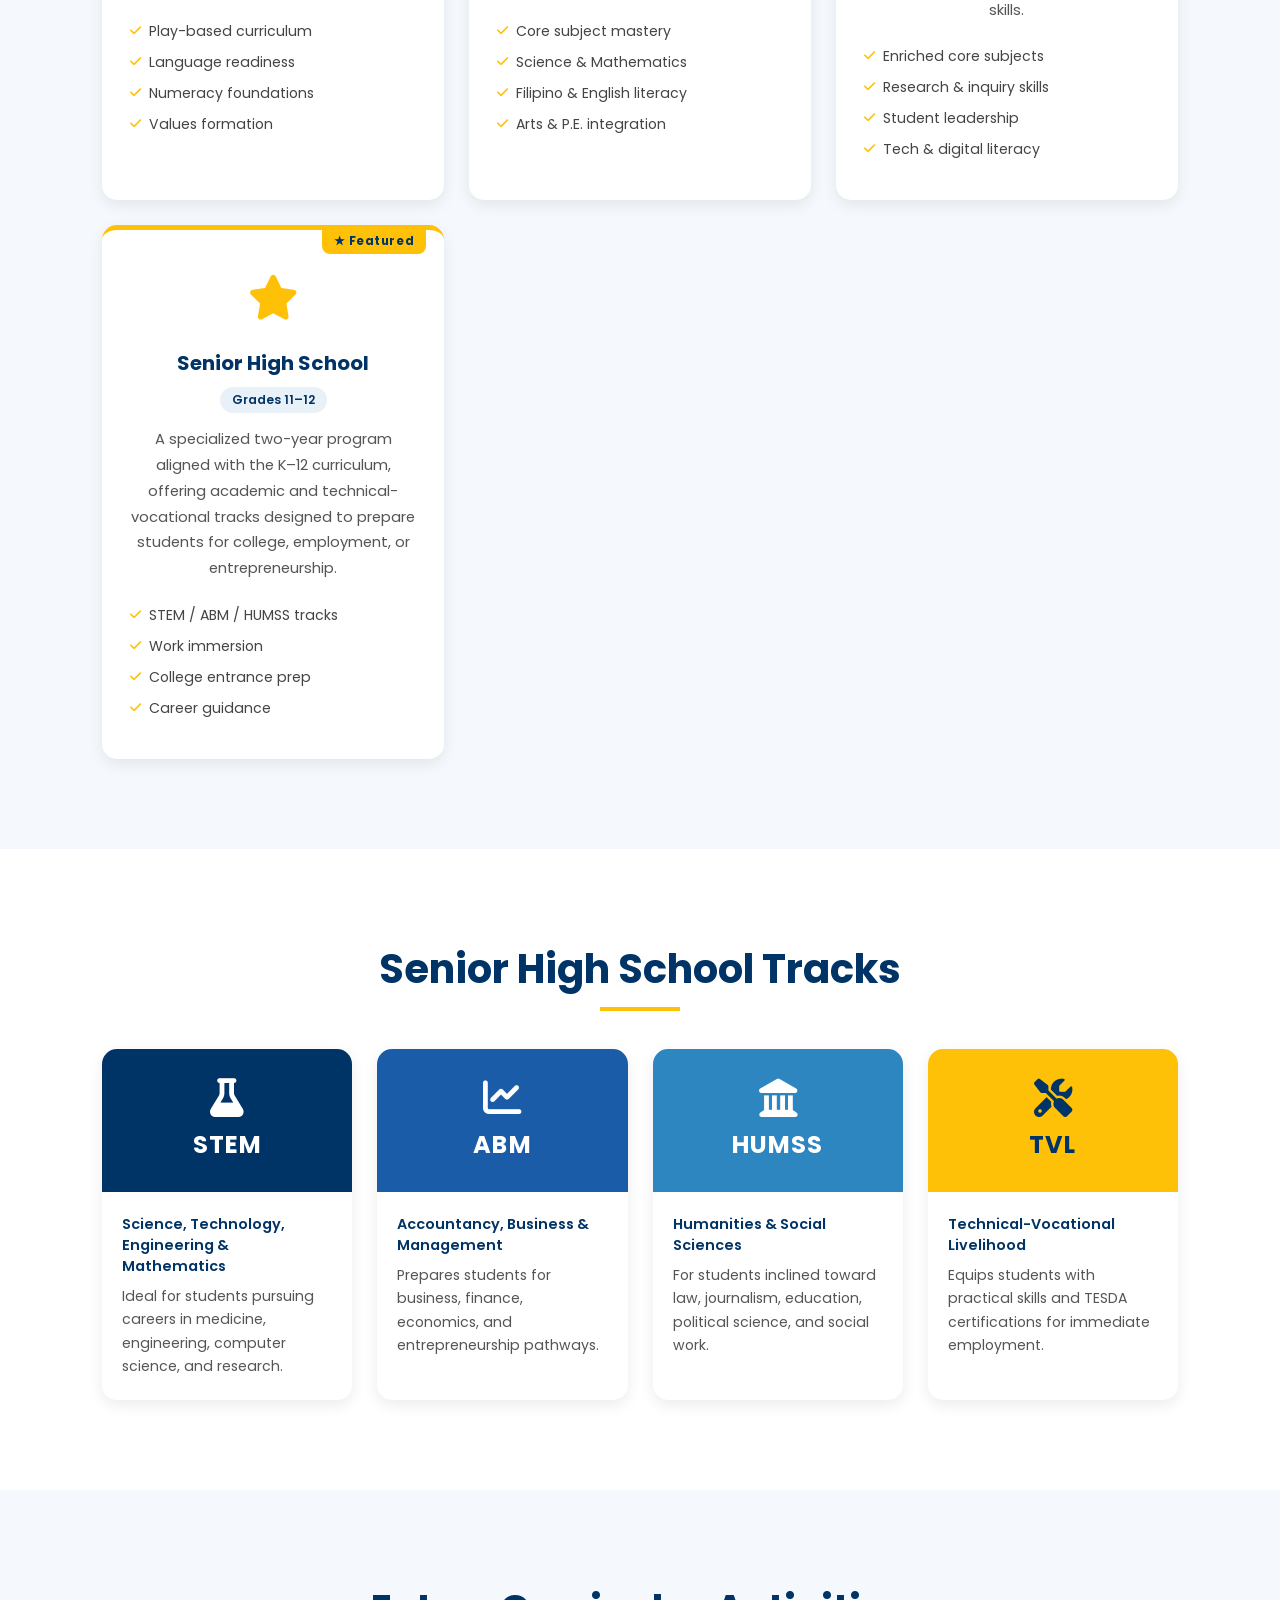
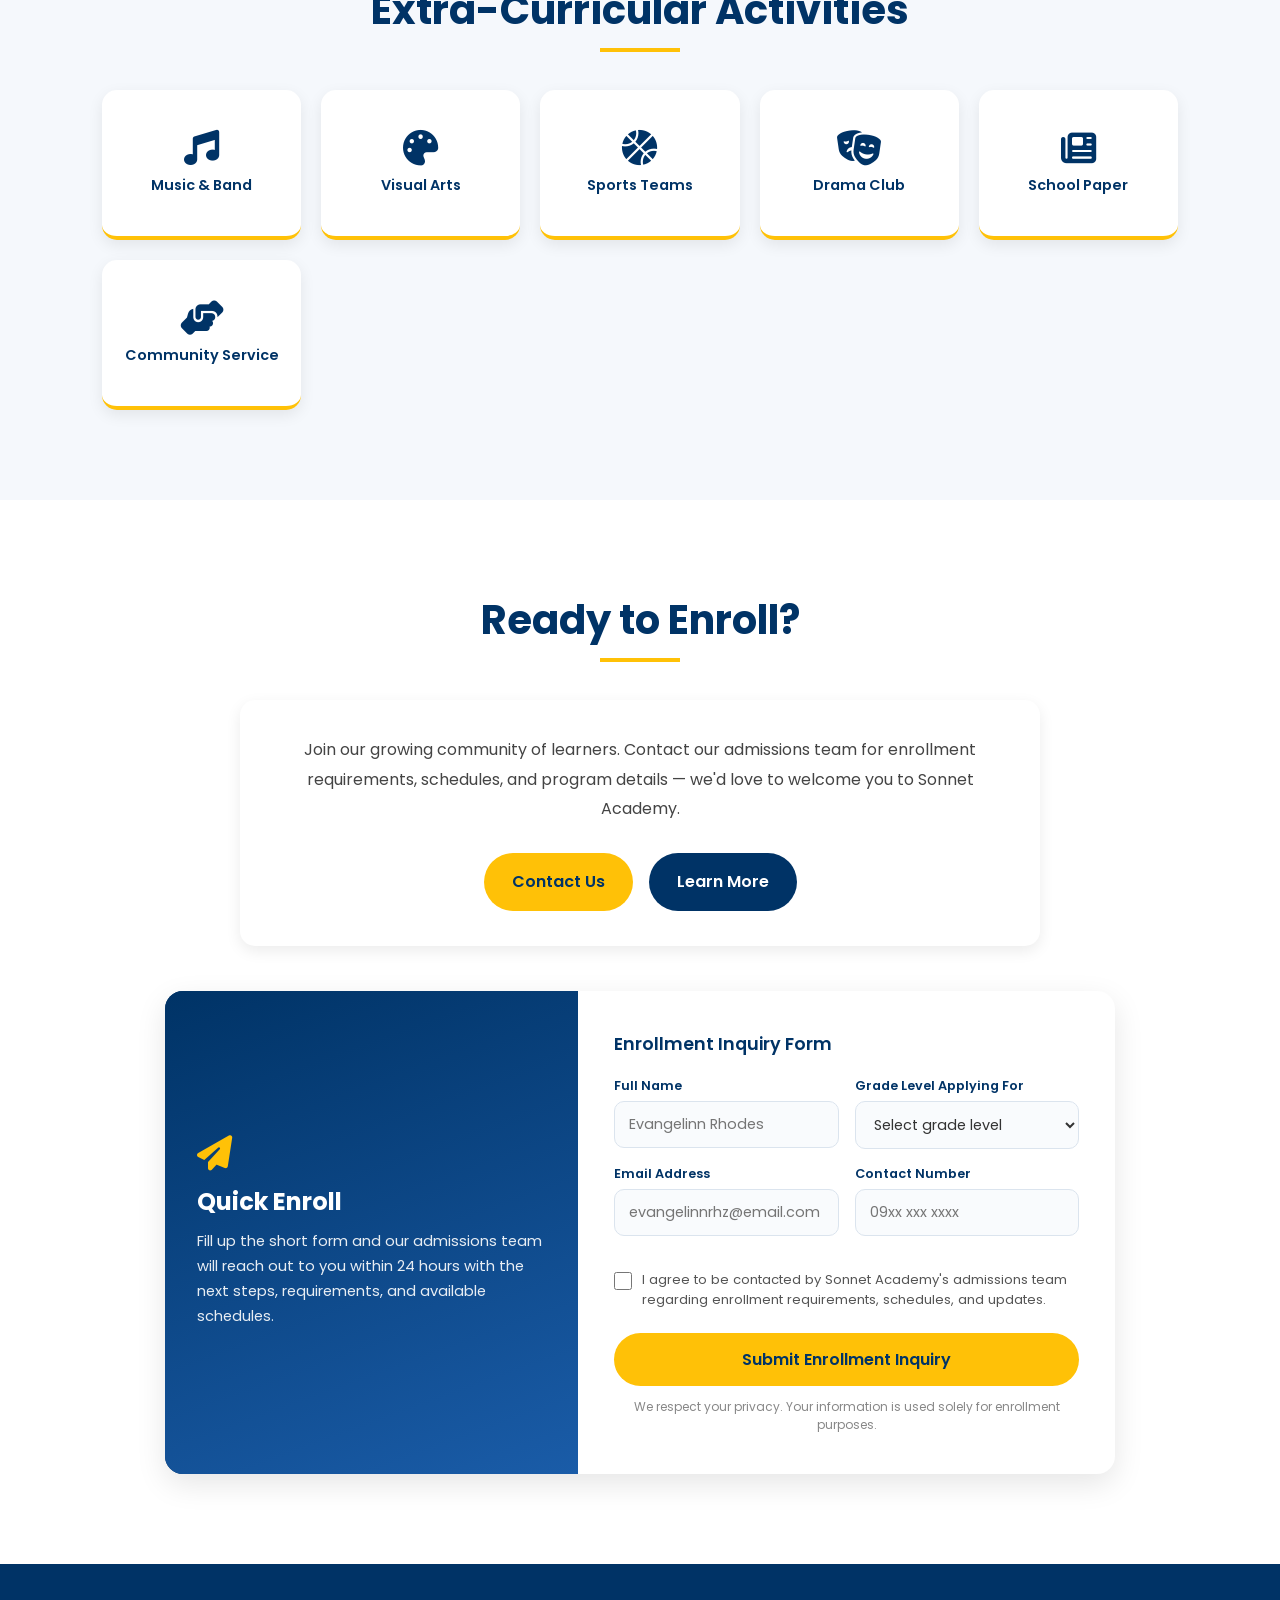
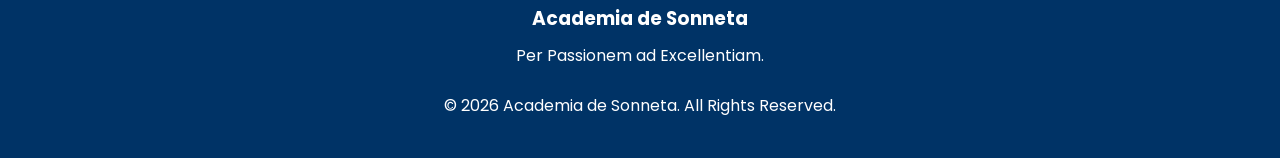
<file: programs.html>
<!DOCTYPE html>
<html lang="en">
<head>
<meta charset="UTF-8">
<meta name="viewport" content="width=device-width, initial-scale=1.0">
<link rel="icon" type="image/png" href="img/Favicon.png">

<title>SONNET ACADEMY</title>

<link rel="stylesheet" href="programs-style.css">
<link rel="stylesheet" href="https://cdnjs.cloudflare.com/ajax/libs/font-awesome/6.5.0/css/all.min.css">

</head>
<body>

<!-- ========== HEADER ========== -->

<header>
<nav>
  <div class="logo">
<img src="img/logo.png">
</div>
  <ul>
    <li><a href="index.html">Home</a></li>
    <li><a href="about.html">About Us</a></li>
    <li><a href="news.html">News</a></li>
    <li><a href="programs.html" class="active">Programs</a></li>
    <li><a href="contact.html">Contact</a></li>
  </ul>
</nav>
</header>

<!-- ========== HERO ========== -->

<section class="programs-hero">
  <div class="programs-hero-content">
    <h1>Our Academic Programs</h1>
    <p>Discover the pathways designed to shape every learner's future.</p>
  </div>
</section>

<!-- ========== INTRO ========== -->

<section>
  <h2 class="section-title">Programs Overview</h2>
  <div class="intro-box">
    <p>
      Sonnet Academy offers a comprehensive range of academic programs
      tailored to different learning stages. Each program is designed to
      develop well-rounded individuals equipped with the knowledge, skills,
      and values needed to excel in today's world.
    </p>
  </div>
</section>

<!-- ========== PROGRAM LEVELS ========== -->

<section class="section-alt">
  <h2 class="section-title">Academic Levels</h2>

  <div class="levels-grid">

    <div class="level-card">
      <div class="level-icon"><i class="fas fa-child"></i></div>
      <h3>Kinder Program</h3>
      <span class="level-badge">Ages 5–6</span>
      <p>
        A nurturing foundation that fosters early childhood development
        through play-based learning, social interaction, and creative
        exploration in a safe and supportive environment.
      </p>
      <ul class="level-features">
        <li><i class="fas fa-check"></i> Play-based curriculum</li>
        <li><i class="fas fa-check"></i> Language readiness</li>
        <li><i class="fas fa-check"></i> Numeracy foundations</li>
        <li><i class="fas fa-check"></i> Values formation</li>
      </ul>
    </div>

    <div class="level-card">
      <div class="level-icon"><i class="fas fa-book-open"></i></div>
      <h3>Elementary Program</h3>
      <span class="level-badge">Grades 1–6</span>
      <p>
        Building strong academic foundations in core subjects while
        encouraging curiosity, critical thinking, and character development
        across six formative years of primary education.
      </p>
      <ul class="level-features">
        <li><i class="fas fa-check"></i> Core subject mastery</li>
        <li><i class="fas fa-check"></i> Science & Mathematics</li>
        <li><i class="fas fa-check"></i> Filipino & English literacy</li>
        <li><i class="fas fa-check"></i> Arts & P.E. integration</li>
      </ul>
    </div>

    <div class="level-card">
      <div class="level-icon"><i class="fas fa-graduation-cap"></i></div>
      <h3>Junior High School</h3>
      <span class="level-badge">Grades 7–10</span>
      <p>
        Preparing students for higher academic challenges through
        an enriched curriculum that deepens subject knowledge and
        develops research, analytical, and leadership skills.
      </p>
      <ul class="level-features">
        <li><i class="fas fa-check"></i> Enriched core subjects</li>
        <li><i class="fas fa-check"></i> Research & inquiry skills</li>
        <li><i class="fas fa-check"></i> Student leadership</li>
        <li><i class="fas fa-check"></i> Tech & digital literacy</li>
      </ul>
    </div>

    <div class="level-card featured">
      <div class="level-icon"><i class="fas fa-star"></i></div>
      <h3>Senior High School</h3>
      <span class="level-badge">Grades 11–12</span>
      <p>
        A specialized two-year program aligned with the K–12 curriculum,
        offering academic and technical-vocational tracks designed to
        prepare students for college, employment, or entrepreneurship.
      </p>
      <ul class="level-features">
        <li><i class="fas fa-check"></i> STEM / ABM / HUMSS tracks</li>
        <li><i class="fas fa-check"></i> Work immersion</li>
        <li><i class="fas fa-check"></i> College entrance prep</li>
        <li><i class="fas fa-check"></i> Career guidance</li>
      </ul>
    </div>

  </div>
</section>

<!-- ========== TRACKS ========== -->

<section>
  <h2 class="section-title">Senior High School Tracks</h2>

  <div class="tracks-grid">

    <div class="track-card">
      <div class="track-top stem">
        <i class="fas fa-flask"></i>
        <h3>STEM</h3>
      </div>
      <div class="track-body">
        <p>Science, Technology, Engineering & Mathematics</p>
        <p>Ideal for students pursuing careers in medicine, engineering, computer science, and research.</p>
      </div>
    </div>

    <div class="track-card">
      <div class="track-top abm">
        <i class="fas fa-chart-line"></i>
        <h3>ABM</h3>
      </div>
      <div class="track-body">
        <p>Accountancy, Business & Management</p>
        <p>Prepares students for business, finance, economics, and entrepreneurship pathways.</p>
      </div>
    </div>

    <div class="track-card">
      <div class="track-top humss">
        <i class="fas fa-landmark"></i>
        <h3>HUMSS</h3>
      </div>
      <div class="track-body">
        <p>Humanities & Social Sciences</p>
        <p>For students inclined toward law, journalism, education, political science, and social work.</p>
      </div>
    </div>

    <div class="track-card">
      <div class="track-top tvl">
        <i class="fas fa-tools"></i>
        <h3>TVL</h3>
      </div>
      <div class="track-body">
        <p>Technical-Vocational Livelihood</p>
        <p>Equips students with practical skills and TESDA certifications for immediate employment.</p>
      </div>
    </div>

  </div>
</section>

<!-- ========== EXTRA-CURRICULAR ========== -->

<section class="section-alt">
  <h2 class="section-title">Extra-Curricular Activities</h2>

  <div class="extras-grid">
    <div class="extra-card"><i class="fas fa-music"></i><span>Music & Band</span></div>
    <div class="extra-card"><i class="fas fa-palette"></i><span>Visual Arts</span></div>
    <div class="extra-card"><i class="fas fa-basketball-ball"></i><span>Sports Teams</span></div>
    <div class="extra-card"><i class="fas fa-theater-masks"></i><span>Drama Club</span></div>
    <div class="extra-card"><i class="fas fa-newspaper"></i><span>School Paper</span></div>
    <div class="extra-card"><i class="fas fa-hands-helping"></i><span>Community Service</span></div>
  </div>
</section>

<!-- ========== CTA ========== -->

<section>
  <h2 class="section-title">Ready to Enroll?</h2>
  <div class="welcome">
    <p>
      Join our growing community of learners. Contact our admissions team
      for enrollment requirements, schedules, and program details — we'd
      love to welcome you to Sonnet Academy.
    </p>
    <br>
    <a href="contact.html" class="btn">Contact Us</a>
    &nbsp;&nbsp;
    <a href="about.html" class="btn btn-outline">Learn More</a>
  </div>

  <!-- ===== QUICK ENROLL FORM ===== -->
  <div class="enroll-wrap">

    <div class="enroll-side">
      <i class="fas fa-paper-plane"></i>
      <h3>Quick Enroll</h3>
      <p>
        Fill up the short form and our admissions team will reach out
        to you within 24 hours with the next steps, requirements, and
        available schedules.
      </p>
    </div>

    <form class="enroll-form" onsubmit="return false;">
      <h4>Enrollment Inquiry Form</h4>

      <div class="form-row">
        <div class="form-group">
          <label for="full-name">Full Name</label>
          <input type="text" id="full-name" name="full-name" placeholder="Evangelinn Rhodes" required>
        </div>
        <div class="form-group">
          <label for="grade-level">Grade Level Applying For</label>
          <select id="grade-level" name="grade-level" required onchange="document.getElementById('strand-group').style.display = this.value === 'senior-high' ? 'block' : 'none';">
            <option value="" disabled selected>Select grade level</option>
            <option value="kinder">Kinder (Ages 5–6)</option>
            <option value="elementary">Elementary (Grades 1–6)</option>
            <option value="junior-high">Junior High School (Grades 7–10)</option>
            <option value="senior-high">Senior High School (Grades 11–12)</option>
          </select>
        </div>
      </div>

      <div class="form-row">
        <div class="form-group" id="strand-group" style="display:none;">
          <label for="strand">Preferred Strand</label>
          <select id="strand" name="strand">
            <option value="" disabled selected>Select strand</option>
            <option value="stem">STEM – Science, Technology, Engineering & Mathematics</option>
            <option value="abm">ABM – Accountancy, Business & Management</option>
            <option value="humss">HUMSS – Humanities & Social Sciences</option>
            <option value="tvl">TVL – Technical-Vocational Livelihood</option>
          </select>
        </div>
      </div>

      <div class="form-row">
        <div class="form-group">
          <label for="email">Email Address</label>
          <input type="email" id="email" name="email" placeholder="evangelinnrhz@email.com" required>
        </div>
        <div class="form-group">
          <label for="phone">Contact Number</label>
          <input type="tel" id="phone" name="phone" placeholder="09xx xxx xxxx" required>
        </div>
      </div>

      <div class="form-checkbox">
        <input type="checkbox" id="agree-contact" name="agree-contact" required>
        <label for="agree-contact">
          I agree to be contacted by Sonnet Academy's admissions team
          regarding enrollment requirements, schedules, and updates.
        </label>
      </div>

      <button type="submit" class="btn" onclick="handleSubmit()">Submit Enrollment Inquiry</button>
      <p class="form-note">We respect your privacy. Your information is used solely for enrollment purposes.</p>
    </form>

  </div>

</section>

<!-- ========== FOOTER ========== -->

<footer>
  <h3>Academia de Sonneta</h3>
  <p>Per Passionem ad Excellentiam.</p>
  <br>
  <p>© 2026 Academia de Sonneta. All Rights Reserved.</p>
</footer>

<!-- ========== SUCCESS MODAL ========== -->

<div id="enroll-overlay" style="display:none; position:fixed; inset:0; background:rgba(0,0,0,0.5); z-index:999; align-items:center; justify-content:center;">
  <div style="background:#fff; border-radius:12px; padding:2.5rem; text-align:center; max-width:360px; width:90%; box-shadow:0 8px 32px rgba(0,0,0,0.15);">
    <div style="width:64px; height:64px; border-radius:50%; background:#d1fae5; display:flex; align-items:center; justify-content:center; margin:0 auto 1.25rem; font-size:32px; color:#065f46;">✓</div>
    <h3 style="margin:0 0 10px; font-size:22px;">Enrolled!</h3>
    <p style="color:#555; line-height:1.6; margin:0 0 1.5rem;">Please check your email for further inquiries. Our admissions team will reach out to you within 24 hours.</p>
    <button onclick="document.getElementById('enroll-overlay').style.display='none';" style="padding:10px 28px; border-radius:8px; border:1px solid #ccc; background:#fff; cursor:pointer; font-size:14px; font-weight:500;">Close</button>
  </div>
</div>

<script>
function handleSubmit() {
  const name = document.getElementById('full-name').value.trim();
  const grade = document.getElementById('grade-level').value;
  const email = document.getElementById('email').value.trim();
  const phone = document.getElementById('phone').value.trim();
  const agreed = document.getElementById('agree-contact').checked;

  if (!name || !grade || !email || !phone || !agreed) return;

  const overlay = document.getElementById('enroll-overlay');
  overlay.style.display = 'flex';
}

document.getElementById('enroll-overlay').addEventListener('click', function(e) {
  if (e.target === this) this.style.display = 'none';
});
</script>

</body>
</html>
</file>
<file: style.css>
/* ==========================
   ACADEMIA DE SONNETA
   HOMEPAGE CSS
========================== */

@import url('https://fonts.googleapis.com/css2?family=Poppins:wght@300;400;500;600;700;800&display=swap');

/* ==========================
   RESET & BASE
========================== */

* {
    margin: 0;
    padding: 0;
    box-sizing: border-box;
    font-family: 'Poppins', sans-serif;
}

html { scroll-behavior: smooth; }

body {
    background: #ffffff;
    color: #ffffff;
}

/* ==========================
   ANIMATIONS
========================== */

@keyframes fadeUp {
    from { opacity: 0; transform: translateY(40px); }
    to   { opacity: 1; transform: translateY(0);     }
}

@keyframes fadeLeft {
    from { opacity: 0; transform: translateX(-50px); }
    to   { opacity: 1; transform: translateX(0);      }
}

@keyframes fadeRight {
    from { opacity: 0; transform: translateX(50px); }
    to   { opacity: 1; transform: translateX(0);     }
}

@keyframes zoomIn {
    from { opacity: 0; transform: scale(.8); }
    to   { opacity: 1; transform: scale(1);  }
}

@keyframes float {
    0%   { transform: translateY(0px);   }
    50%  { transform: translateY(-10px); }
    100% { transform: translateY(0px);   }
}

/* ==========================
   NAVIGATION
========================== */

header {
    background: #003366;
    position: sticky;
    top: 0;
    z-index: 1000;
    box-shadow: 0 4px 15px rgba(0,0,0,.15);
}

nav {
    width: 90%;
    margin: auto;
    display: flex;
    justify-content: space-between;
    align-items: center;
    padding: 18px 0;
}

.logo {
    color: white;
    font-size: 1.8rem;
    font-weight: 700;
    animation: fadeLeft 1s ease;
}

nav ul {
    display: flex;
    list-style: none;
}

nav ul li { margin-left: 25px; }

nav ul li a {
    color: white;
    text-decoration: none;
    font-weight: 500;
    position: relative;
    transition: .3s;
}

nav ul li a:hover { color: #ffc107; }

nav ul li a::after {
    content: '';
    width: 0;
    height: 3px;
    background: #ffc107;
    position: absolute;
    left: 0;
    bottom: -6px;
    transition: .3s;
}

nav ul li a:hover::after { width: 100%; }

nav ul li a.active { color: #ffc107; }

nav ul li a.active::after { width: 100%; }

/* ==========================
   BUTTONS
========================== */

.btn {
    display: inline-block;
    background: #ffc107;
    color: #003366;
    padding: 14px 28px;
    text-decoration: none;
    border-radius: 40px;
    font-weight: 600;
    transition: .4s;
}

.btn:hover {
    transform: translateY(-5px);
    box-shadow: 0 10px 20px rgba(255, 255, 255, 0.2);
}

/* ==========================
   SECTIONS
========================== */

section { padding: 90px 8%; }

.section-alt { background: #f5f8fc; }

.section-title {
    text-align: center;
    font-size: 2.5rem;
    margin-bottom: 50px;
    color: #003366;
    position: relative;
}

.section-title::after {
    content: '';
    width: 80px;
    height: 4px;
    background: #ffc107;
    position: absolute;
    left: 50%;
    transform: translateX(-50%);
    bottom: -12px;
}

/* ==========================
   HERO SECTION
========================== */

.hero {
    height: 100vh;
    background-image:
        linear-gradient(rgba(0,51,102,.55), rgba(0,51,102,.75)),
        url("img/school.jpg");
    background-size: cover;
    background-position: center;
    display: flex;
    justify-content: center;
    align-items: center;
    text-align: center;
    color: white;
}

.hero-content { animation: zoomIn 1.2s ease; }

.hero-content h1 {
    font-size: 4rem;
    margin-bottom: 15px;
}

.hero-content h1:hover { animation: float 2s infinite; }

.hero-content p {
    font-size: 1.3rem;
    margin-bottom: 30px;
    opacity: .9;
}

/* ==========================
   CARDS
========================== */

.cards {
    display: grid;
    grid-template-columns: repeat(auto-fit, minmax(260px, 1fr));
    gap: 25px;
}

.card {
    background: white;
    padding: 30px;
    border-radius: 15px;
    box-shadow: 0 5px 15px rgba(0,0,0,.08);
    transition: .4s;
    animation: fadeUp 1s ease;
}

.card:hover {
    transform: translateY(-10px);
    box-shadow: 0 15px 30px rgba(0,0,0,.15);
}

.card h3 {
    color: #003366;
    margin-bottom: 10px;
}

.card p {
    color: #666;
    font-size: .95rem;
    line-height: 1.75;
}

/* ==========================
   WELCOME SECTION
========================== */

.welcome {
    background: white;
    padding: 35px;
    border-radius: 15px;
    box-shadow: 0 5px 15px rgba(0,0,0,.08);
    animation: fadeUp 1s ease;
    color: #555;
    line-height: 1.95;
    font-size: .97rem;
}

/* ==========================
   ANNOUNCEMENTS
========================== */

.announcement {
    background: white;
    padding: 20px 24px;
    margin-bottom: 16px;
    border-left: 6px solid #ffc107;
    border-radius: 10px;
    box-shadow: 0 4px 12px rgba(0,0,0,.07);
    transition: .3s;
    animation: fadeRight 1s ease;
    color: #444;
    font-size: .97rem;
    line-height: 1.7;
}

.announcement:hover {
    transform: translateX(8px);
    box-shadow: 0 8px 20px rgba(0,0,0,.12);
}

/* ==========================
   EVENTS
========================== */

.events { list-style: none; }

.events li {
    background: white;
    margin-bottom: 15px;
    padding: 18px 22px;
    border-radius: 10px;
    box-shadow: 0 4px 10px rgba(0,0,0,.08);
    transition: .3s;
    color: #444;
    font-size: .97rem;
    line-height: 1.7;
}

.events li:hover {
    transform: scale(1.02);
    box-shadow: 0 8px 20px rgba(0,0,0,.12);
}

/* ==========================
   ACHIEVEMENTS
========================== */

.achievement-card {
    text-align: center;
    padding: 30px;
    background: white;
    border-radius: 15px;
    box-shadow: 0 5px 15px rgba(0,0,0,.08);
    transition: .4s;
    animation: zoomIn 1s ease;
}

.achievement-card:hover {
    transform: translateY(-10px);
    box-shadow: 0 15px 30px rgba(0,0,0,.15);
}

.achievement-card i {
    font-size: 3rem;
    color: #ffc107;
    margin-bottom: 14px;
    display: block;
}

.achievement-card h3 {
    color: #003366;
    font-size: 1.1rem;
    margin-bottom: 8px;
}

.achievement-card p {
    color: #666;
    font-size: .9rem;
    line-height: 1.7;
}

/* ==========================
   FOOTER
========================== */

footer {
    background: #003366;
    color: white;
    text-align: center;
    padding: 40px 20px;
}

footer h3 { margin-bottom: 10px; }

footer p { opacity: .85; font-size: .92rem; }

footer .copyright {
    margin-top: 14px;
    font-size: .82rem;
    opacity: .6;
}

/* ==========================
   SCROLLBAR
========================== */

::-webkit-scrollbar { width: 10px; }
::-webkit-scrollbar-track { background: #ddd; }
::-webkit-scrollbar-thumb { background: #003366; border-radius: 10px; }

/* ==========================
   RESPONSIVE
========================== */

@media (max-width: 900px) {

    nav { flex-direction: column; }

    nav ul {
        flex-wrap: wrap;
        justify-content: center;
        margin-top: 15px;
    }

    nav ul li { margin: 10px; }

    .hero-content h1 { font-size: 3rem; }

    .hero-content p { font-size: 1.1rem; }
}

@media (max-width: 600px) {
    .hero-content h1 { font-size: 2.2rem; }
    .section-title { font-size: 2rem; }
    section { padding: 70px 5%; }
}
</file>
<file: about-style.css>
/* ==========================
   ACADEMIA DE SONNETA
   ABOUT US PAGE CSS
========================== */

@import url('https://fonts.googleapis.com/css2?family=Poppins:wght@300;400;500;600;700;800&display=swap');

/* ==========================
   RESET & BASE
========================== */

*{
    margin:0;
    padding:0;
    box-sizing:border-box;
    font-family:'Poppins',sans-serif;
}

html{ scroll-behavior:smooth; }

body{
    background:#ffffff;
    overflow-x:hidden;
}

/* ==========================
   ANIMATIONS
========================== */

@keyframes fadeUp{
    from{ opacity:0; transform:translateY(40px); }
    to{   opacity:1; transform:translateY(0);     }
}

@keyframes fadeLeft{
    from{ opacity:0; transform:translateX(-50px); }
    to{   opacity:1; transform:translateX(0);      }
}

@keyframes fadeRight{
    from{ opacity:0; transform:translateX(50px); }
    to{   opacity:1; transform:translateX(0);     }
}

@keyframes zoomIn{
    from{ opacity:0; transform:scale(.8); }
    to{   opacity:1; transform:scale(1);  }
}

/* ==========================
   NAVIGATION
========================== */

header{
    background:#003366;
    position:sticky;
    top:0;
    z-index:1000;
    box-shadow:0 4px 15px rgba(0,0,0,.15);
}

nav{
    width:90%;
    margin:auto;
    display:flex;
    justify-content:space-between;
    align-items:center;
    padding:18px 0;
}

.logo{
    color:white;
    font-size:1.8rem;
    font-weight:700;
    animation:fadeLeft 1s ease;
}

.logo img{
    height:60px;
    width:auto;
}

nav ul{
    display:flex;
    list-style:none;
}

nav ul li{ margin-left:25px; }

nav ul li a{
    color:white;
    text-decoration:none;
    font-weight:500;
    position:relative;
    transition:.3s;
}

nav ul li a:hover{ color:#ffc107; }

nav ul li a::after{
    content:'';
    width:0;
    height:3px;
    background:#ffc107;
    position:absolute;
    left:0;
    bottom:-6px;
    transition:.3s;
}

nav ul li a:hover::after{ width:100%; }

/* ==========================
   BUTTONS
========================== */

.btn{
    display:inline-block;
    background:#ffc107;
    color:#003366;
    padding:14px 28px;
    text-decoration:none;
    border-radius:40px;
    font-weight:600;
    transition:.4s;
}

.btn:hover{
    transform:translateY(-5px);
    box-shadow:0 10px 20px rgba(0,0,0,.2);
}

.btn-outline{
    background:#003366;
    color:white;
}

/* ==========================
   SECTIONS
========================== */

section{ padding:90px 8%; }

.section-alt{ background:#f5f8fc; }

.section-title{
    text-align:center;
    font-size:2.5rem;
    margin-bottom:50px;
    color:#003366;
    position:relative;
}

.section-title::after{
    content:'';
    width:80px;
    height:4px;
    background:#ffc107;
    position:absolute;
    left:50%;
    transform:translateX(-50%);
    bottom:-12px;
}

/* ==========================
   WELCOME BOX
========================== */

.welcome{
    background:white;
    padding:35px;
    border-radius:15px;
    box-shadow:0 5px 15px rgba(0,0,0,.08);
    animation:fadeUp 1s ease;
}

/* ==========================
   ABOUT HERO
========================== */

.about-hero{
    height:55vh;
    background:
        linear-gradient(rgba(0, 51, 102, 0.86),rgba(0, 51, 102, 0.514)),
        url("img/about.jpg");
    background-size:cover;
    background-position:center;
    display:flex;
    justify-content:center;
    align-items:center;
    text-align:center;
    color:white;
}

.about-hero-content{ animation:zoomIn 1.2s ease; }

.about-hero-content h1{
    font-size:3.2rem;
    margin-bottom:12px;
}

.about-hero-content p{
    font-size:1.15rem;
    opacity:.9;
}

/* ==========================
   HISTORY
========================== */

.history-grid{
    display:grid;
    grid-template-columns:1fr 1fr;
    gap:40px;
    align-items:center;
}

.history-text{ animation:fadeLeft 1s ease; }

.history-text p{
    line-height:1.85;
    color:#444;
    margin-bottom:15px;
}

.history-image{
    animation:fadeRight 1s ease;
    background-image:url(img/amazing.png);
    background-size:650px;
    border-radius:15px;
    height:280px;
    display:flex;
    align-items:center;
    justify-content:center;
    font-size:5rem;
    color:#003366;
    box-shadow:0 5px 20px rgba(0,0,0,.1);
}

/* ==========================
   VMV CARDS
========================== */

.vmv-cards{
    display:grid;
    grid-template-columns:repeat(auto-fit,minmax(260px,1fr));
    gap:25px;
}

.vmv-card{
    background:white;
    padding:35px 30px;
    border-radius:15px;
    box-shadow:0 5px 15px rgba(0,0,0,.08);
    text-align:center;
    animation:fadeUp 1s ease;
    transition:.4s;
}

.vmv-card:hover{
    transform:translateY(-10px);
    box-shadow:0 15px 30px rgba(0,0,0,.15);
}

.vmv-icon{
    font-size:2.8rem;
    color:#ffc107;
    margin-bottom:18px;
}

.vmv-card h3{
    color:#003366;
    font-size:1.3rem;
    margin-bottom:12px;
}

.vmv-card p{
    color:#555;
    line-height:1.75;
    font-size:.95rem;
}

/* ==========================
   LEADERSHIP CARDS
========================== */

.leadership-grid{
    display:grid;
    grid-template-columns:repeat(auto-fit,minmax(220px,1fr));
    gap:25px;
}

.leader-card{
    background:white;
    border-radius:15px;
    box-shadow:0 5px 15px rgba(0,0,0,.08);
    text-align:center;
    padding:30px 20px;
    animation:fadeUp 1s ease;
    transition:.4s;
}

.leader-card:hover{
    transform:translateY(-10px);
    box-shadow:0 15px 30px rgba(0,0,0,.15);
}

/* ==========================
   LEADER AVATAR — PHOTO SUPPORT
========================== */

.leader-avatar{
    width:110px;
    height:110px;
    border-radius:50%;
    background:#e8f0f8;
    margin:0 auto 16px;
    display:flex;
    align-items:center;
    justify-content:center;
    font-size:2.5rem;
    color:#003366;
    border:4px solid #ffc107;

    /* Makes sure photo fills the circle */
    overflow:hidden;
}

/* Photo inside avatar */
.leader-avatar img{
    width:100%;
    height:100%;
    object-fit:cover;
    object-position:center top;
    border-radius:50%;
    display:block;
}

/* Fallback icon if no photo */
.leader-avatar i{
    font-size:2.5rem;
    color:#003366;
}

.leader-card h3{
    color:#003366;
    font-size:1.05rem;
    margin-bottom:6px;
}

.leader-card span{
    font-size:.85rem;
    color:#888;
    display:block;
}

/* ==========================
   ORG CHART
========================== */

.org-chart{
    display:flex;
    flex-direction:column;
    align-items:center;
    animation:fadeUp 1s ease;
}

.org-row{
    display:flex;
    justify-content:center;
    gap:20px;
    margin-bottom:10px;
}

.org-box{
    background:#003366;
    color:white;
    padding:12px 22px;
    border-radius:10px;
    font-weight:600;
    font-size:.9rem;
    text-align:center;
    min-width:150px;
    transition:.3s;
}

.org-box:hover{
    background:#ffc107;
    color:#003366;
    transform:scale(1.05);
}

.org-box.secondary{ background:#1a5ca8; }

.org-box.secondary:hover{
    background:#ffc107;
    color:#003366;
}

.org-connector{
    width:2px;
    height:30px;
    background:#003366;
    margin:0 auto;
}

/* ==========================
   CREDENTIAL CARDS
========================== */

.credentials-grid{
    display:grid;
    grid-template-columns:repeat(auto-fit,minmax(240px,1fr));
    gap:25px;
}

.cred-card{
    background:white;
    padding:28px;
    border-radius:15px;
    box-shadow:0 5px 15px rgba(0,0,0,.08);
    border-left:6px solid #ffc107;
    animation:fadeRight 1s ease;
    transition:.3s;
}

.cred-card:hover{ transform:translateX(8px); }

.cred-card i{
    font-size:1.8rem;
    color:#003366;
    margin-bottom:12px;
    display:block;
}

.cred-card h3{
    color:#003366;
    margin-bottom:8px;
}

.cred-card p{
    color:#555;
    font-size:.92rem;
    line-height:1.65;
}

/* ==========================
   CAMPUS CARDS
========================== */

.campus-grid{
    display:grid;
    grid-template-columns:repeat(auto-fit,minmax(200px,1fr));
    gap:20px;
}

.campus-card{
    background:#e8f0f8;
    border-radius:15px;
    height:160px;
    display:flex;
    flex-direction:column;
    align-items:center;
    justify-content:center;
    gap:10px;
    font-size:2.5rem;
    color:#003366;
    font-weight:600;
    cursor:default;
    transition:.4s;
    animation:zoomIn 1s ease;
}

.campus-card:hover{
    background:#003366;
    color:#ffc107;
    transform:scale(1.05);
}

.campus-card span{
    font-size:.95rem;
    font-weight:500;
}

/* ==========================
   FOOTER
========================== */

footer{
    background:#003366;
    color:white;
    text-align:center;
    padding:40px 20px;
}

footer h3{ margin-bottom:10px; }

/* ==========================
   SCROLLBAR
========================== */

::-webkit-scrollbar{ width:10px; }
::-webkit-scrollbar-track{ background:#ddd; }
::-webkit-scrollbar-thumb{ background:#003366; border-radius:10px; }

/* ==========================
   RESPONSIVE
========================== */

@media(max-width:900px){
    nav{ flex-direction:column; }
    nav ul{ flex-wrap:wrap; justify-content:center; margin-top:15px; }
    nav ul li{ margin:10px; }
    .about-hero-content h1{ font-size:2.2rem; }
    .history-grid{ grid-template-columns:1fr; }
    .org-row{ flex-wrap:wrap; }
}

@media(max-width:600px){
    .about-hero-content h1{ font-size:1.8rem; }
    .section-title{ font-size:2rem; }
    section{ padding:70px 5%; }
}
</file>
<file: contact-style.css>
/* ==========================
   ACADEMIA DE SONNETA
   CONTACT PAGE CSS
========================== */

@import url('https://fonts.googleapis.com/css2?family=Poppins:wght@300;400;500;600;700;800&display=swap');

/* ==========================
   RESET & BASE
========================== */

* {
    margin: 0;
    padding: 0;
    box-sizing: border-box;
    font-family: 'Poppins', sans-serif;
}

html { scroll-behavior: smooth; }

body {
    background: #ffffff;
    overflow-x: hidden;
}

/* ==========================
   ANIMATIONS
========================== */

@keyframes fadeUp {
    from { opacity: 0; transform: translateY(40px); }
    to   { opacity: 1; transform: translateY(0);     }
}

@keyframes fadeLeft {
    from { opacity: 0; transform: translateX(-50px); }
    to   { opacity: 1; transform: translateX(0);      }
}

@keyframes zoomIn {
    from { opacity: 0; transform: scale(.8); }
    to   { opacity: 1; transform: scale(1);  }
}

/* ==========================
   NAVIGATION
========================== */

header {
    background: #003366;
    position: sticky;
    top: 0;
    z-index: 1000;
    box-shadow: 0 4px 15px rgba(0,0,0,.15);
}

nav {
    width: 90%;
    margin: auto;
    display: flex;
    justify-content: space-between;
    align-items: center;
    padding: 18px 0;
}

.logo {
    color: white;
    font-size: 1.8rem;
    font-weight: 700;
    animation: fadeLeft 1s ease;
}

nav ul {
    display: flex;
    list-style: none;
}

nav ul li { margin-left: 25px; }

nav ul li a {
    color: white;
    text-decoration: none;
    font-weight: 500;
    position: relative;
    transition: .3s;
}

nav ul li a:hover { color: #ffc107; }

nav ul li a.active { color: #ffc107; }

nav ul li a::after {
    content: '';
    width: 0;
    height: 3px;
    background: #ffc107;
    position: absolute;
    left: 0;
    bottom: -6px;
    transition: .3s;
}

nav ul li a:hover::after,
nav ul li a.active::after { width: 100%; }

/* ==========================
   BUTTONS
========================== */

.btn {
    display: inline-block;
    background: #ffc107;
    color: #003366;
    padding: 14px 28px;
    text-decoration: none;
    border-radius: 40px;
    font-weight: 600;
    transition: .4s;
}

.btn:hover {
    transform: translateY(-5px);
    box-shadow: 0 10px 20px rgba(0,0,0,.2);
}

.btn-outline {
    background: #003366;
    color: white;
}

/* ==========================
   SECTIONS
========================== */

section { padding: 90px 8%; }

.section-alt { background: #f5f8fc; }

.section-title {
    text-align: center;
    font-size: 2.5rem;
    margin-bottom: 50px;
    color: #003366;
    position: relative;
}

.section-title::after {
    content: '';
    width: 80px;
    height: 4px;
    background: #ffc107;
    position: absolute;
    left: 50%;
    transform: translateX(-50%);
    bottom: -12px;
}

/* ==========================
   WELCOME BOX
========================== */

.welcome {
    background: white;
    padding: 35px;
    border-radius: 15px;
    box-shadow: 0 5px 15px rgba(0,0,0,.08);
    animation: fadeUp 1s ease;
    max-width: 700px;
    margin: 0 auto;
    text-align: center;
    color: #444;
    line-height: 1.85;
}

/* ==========================
   CONTACT HERO
========================== */

.contact-hero {
    height: 55vh;
    background:
        linear-gradient(rgba(0,51,102,.82), rgba(0,51,102,.82)),
        url("img/amazing.png");
    background-size: cover;
    background-position: center;
    display: flex;
    justify-content: center;
    align-items: center;
    text-align: center;
    color: white;
}

.contact-hero-content { animation: zoomIn 1.2s ease; }

.contact-hero-content h1 {
    font-size: 3.2rem;
    margin-bottom: 12px;
}

.contact-hero-content p {
    font-size: 1.15rem;
    opacity: .9;
}

/* ==========================
   CREATOR CARD
========================== */

.creator-wrapper {
    display: flex;
    justify-content: center;
    animation: fadeUp 1s ease;
}

.creator-card {
    background: white;
    border-radius: 20px;
    box-shadow: 0 8px 30px rgba(0,0,0,.12);
    padding: 50px 45px;
    max-width: 560px;
    width: 100%;
    text-align: center;
    border-top: 6px solid #ffc107;
}

.creator-avatar{
    width: 200px;
    height: 200px;
    margin: 0 auto 25px;
    border-radius: 50%;
    overflow: hidden;
    border: 6px solid #003366;
}

.creator-avatar img{
    width: 100%;
    height: 100%;
    object-fit: cover;
    display: block;
}

.creator-badge {
    display: inline-block;
    background: #e8f0f8;
    color: #1a5ca8;
    font-size: .78rem;
    font-weight: 600;
    padding: 5px 16px;
    border-radius: 20px;
    margin-bottom: 14px;
    letter-spacing: .04em;
    text-transform: uppercase;
}

.creator-name {
    color: #003366;
    font-size: 1.7rem;
    font-weight: 700;
    margin-bottom: 6px;
}

.creator-tagline {
    color: #888;
    font-size: .88rem;
    margin-bottom: 32px;
}

/* ==========================
   CONTACT LIST
========================== */

.contact-list {
    display: flex;
    flex-direction: column;
    gap: 14px;
    text-align: left;
}

.contact-item {
    display: flex;
    align-items: center;
    gap: 16px;
    background: #f5f8fc;
    border-radius: 12px;
    padding: 14px 18px;
    transition: .3s;
}

.contact-item:hover {
    background: #e8f0f8;
    transform: translateX(6px);
}

.contact-icon {
    width: 44px;
    height: 44px;
    border-radius: 12px;
    display: flex;
    align-items: center;
    justify-content: center;
    font-size: 1.1rem;
    color: white;
    flex-shrink: 0;
}

/* Platform colors */
.contact-icon.email    { background: #003366; }
.contact-icon.phone    { background: #1a5ca8; }
.contact-icon.instagram {
    background: linear-gradient(135deg, #833ab4, #fd1d1d, #fcb045);
}
.contact-icon.facebook { background: #1877f2; }
.contact-icon.discord  { background: #5865f2; }
.contact-icon.tiktok   { background: #010101; }

.contact-info {
    display: flex;
    flex-direction: column;
    gap: 2px;
}

.contact-label {
    font-size: .75rem;
    font-weight: 600;
    color: #888;
    text-transform: uppercase;
    letter-spacing: .06em;
}

.contact-value {
    font-size: .95rem;
    font-weight: 500;
    color: #003366;
}

/* ==========================
   FOOTER
========================== */

footer {
    background: #003366;
    color: white;
    text-align: center;
    padding: 40px 20px;
}

footer h3 { margin-bottom: 10px; }

/* ==========================
   SCROLLBAR
========================== */

::-webkit-scrollbar { width: 10px; }
::-webkit-scrollbar-track { background: #ddd; }
::-webkit-scrollbar-thumb { background: #003366; border-radius: 10px; }

/* ==========================
   RESPONSIVE
========================== */

@media (max-width: 900px) {
    nav { flex-direction: column; }

    nav ul {
        flex-wrap: wrap;
        justify-content: center;
        margin-top: 15px;
    }

    nav ul li { margin: 10px; }

    .contact-hero-content h1 { font-size: 2.2rem; }

    .creator-card { padding: 40px 28px; }
}

@media (max-width: 600px) {
    .contact-hero-content h1 { font-size: 1.8rem; }
    .section-title { font-size: 2rem; }
    section { padding: 70px 5%; }
    .creator-name { font-size: 1.4rem; }
}
</file>
<file: news-style.css>
/* ==========================
   ACADEMIA DE SONNETA
   NEWS PAGE CSS
========================== */

@import url('https://fonts.googleapis.com/css2?family=Poppins:wght@300;400;500;600;700;800&display=swap');

/* ==========================
   RESET & BASE
========================== */

* {
    margin: 0;
    padding: 0;
    box-sizing: border-box;
    font-family: 'Poppins', sans-serif;
}

html { scroll-behavior: smooth; }

body {
    background: #ffffff;
    overflow-x: hidden;
}

/* ==========================
   ANIMATIONS
========================== */

@keyframes fadeUp {
    from { opacity: 0; transform: translateY(40px); }
    to   { opacity: 1; transform: translateY(0);     }
}

@keyframes fadeLeft {
    from { opacity: 0; transform: translateX(-50px); }
    to   { opacity: 1; transform: translateX(0);      }
}

@keyframes fadeRight {
    from { opacity: 0; transform: translateX(50px); }
    to   { opacity: 1; transform: translateX(0);     }
}

@keyframes zoomIn {
    from { opacity: 0; transform: scale(.8); }
    to   { opacity: 1; transform: scale(1);  }
}

/* ==========================
   NAVIGATION
========================== */

header {
    background: #003366;
    position: sticky;
    top: 0;
    z-index: 1000;
    box-shadow: 0 4px 15px rgba(0,0,0,.15);
}

nav {
    width: 90%;
    margin: auto;
    display: flex;
    justify-content: space-between;
    align-items: center;
    padding: 18px 0;
}

.logo {
    color: white;
    font-size: 1.8rem;
    font-weight: 700;
    animation: fadeLeft 1s ease;
}

nav ul {
    display: flex;
    list-style: none;
}

nav ul li { margin-left: 25px; }

nav ul li a {
    color: white;
    text-decoration: none;
    font-weight: 500;
    position: relative;
    transition: .3s;
}

nav ul li a:hover { color: #ffc107; }

nav ul li a::after {
    content: '';
    width: 0;
    height: 3px;
    background: #ffc107;
    position: absolute;
    left: 0;
    bottom: -6px;
    transition: .3s;
}

nav ul li a:hover::after,
nav ul li a.active::after { width: 100%; }

nav ul li a.active { color: #ffc107; }

/* ==========================
   BUTTONS
========================== */

.btn {
    display: inline-block;
    background: #ffc107;
    color: #003366;
    padding: 14px 28px;
    text-decoration: none;
    border-radius: 40px;
    font-weight: 600;
    transition: .4s;
}

.btn:hover {
    transform: translateY(-5px);
    box-shadow: 0 10px 20px rgba(0,0,0,.2);
}

/* ==========================
   SECTIONS
========================== */

section { padding: 90px 8%; }

.section-alt { background: #f5f8fc; }

.section-title {
    text-align: center;
    font-size: 2.5rem;
    margin-bottom: 50px;
    color: #003366;
    position: relative;
}

.section-title::after {
    content: '';
    width: 80px;
    height: 4px;
    background: #ffc107;
    position: absolute;
    left: 50%;
    transform: translateX(-50%);
    bottom: -12px;
}

/* ==========================
   NEWS HERO
========================== */

.news-hero {
    height: 55vh;
    background:
        linear-gradient(rgba(0,51,102,.82), rgba(0,51,102,.82)),
        url("img/enrollment.jpg");
    background-size: cover;
    background-position: center;
    display: flex;
    justify-content: center;
    align-items: center;
    text-align: center;
    color: white;
}

.news-hero-content { animation: zoomIn 1.2s ease; }

.news-hero-content h1 {
    font-size: 3.2rem;
    margin-bottom: 12px;
}

.news-hero-content p {
    font-size: 1.15rem;
    opacity: .9;
}

/* ==========================
   FEATURED NEWS
========================== */

.featured-news {
    display: grid;
    grid-template-columns: 1fr 1.8fr;
    gap: 40px;
    align-items: center;
    background: white;
    border-radius: 18px;
    box-shadow: 0 8px 30px rgba(0,0,0,.1);
    overflow: hidden;
    animation: fadeUp 1s ease;
}

.featured-image {
    background-image: url(img/enrollment.jpg);
    background-size: 490px;
    height: 300px;
    display: flex;
    align-items: center;
    justify-content: center;
    font-size: 5.5rem;
    color: #003366;
}

.featured-content {
    padding: 40px 40px 40px 0;
    animation: fadeRight 1s ease;
}

.featured-content h3 {
    font-size: 1.6rem;
    color: #003366;
    margin: 12px 0 16px;
    line-height: 1.4;
}

.featured-content p {
    color: #555;
    line-height: 1.8;
    margin-bottom: 24px;
    font-size: .97rem;
}

/* ==========================
   NEWS TAG & DATE
========================== */

.news-tag {
    display: inline-block;
    background: #ffc107;
    color: #003366;
    font-size: .78rem;
    font-weight: 700;
    padding: 5px 14px;
    border-radius: 20px;
    text-transform: uppercase;
    letter-spacing: .05em;
}

.news-date {
    display: block;
    font-size: .82rem;
    color: #999;
    margin-bottom: 8px;
}

/* ==========================
   NEWS GRID
========================== */

.news-grid {
    display: grid;
    grid-template-columns: repeat(auto-fit, minmax(280px, 1fr));
    gap: 25px;
}

.news-card {
    background: white;
    border-radius: 15px;
    padding: 30px 26px;
    box-shadow: 0 5px 15px rgba(0,0,0,.08);
    animation: fadeUp 1s ease;
    transition: .4s;
    border-bottom: 4px solid transparent;
}

.news-card:hover {
    transform: translateY(-8px);
    box-shadow: 0 15px 30px rgba(0,0,0,.13);
    border-bottom-color: #ffc107;
}

.news-icon {
    font-size: 2rem;
    color: #ffc107;
    margin-bottom: 14px;
}

.news-card h3 {
    color: #003366;
    font-size: 1.05rem;
    margin-bottom: 10px;
    line-height: 1.4;
}

.news-card p {
    color: #666;
    font-size: .9rem;
    line-height: 1.72;
    margin-bottom: 16px;
}

.news-link {
    color: #003366;
    font-weight: 600;
    font-size: .88rem;
    text-decoration: none;
    position: relative;
    transition: .3s;
}

.news-link::after {
    content: '';
    width: 0;
    height: 2px;
    background: #ffc107;
    position: absolute;
    left: 0;
    bottom: -3px;
    transition: .3s;
}

.news-link:hover { color: #ffc107; }
.news-link:hover::after { width: 100%; }

/* ==========================
   ANNOUNCEMENTS
========================== */

.announcements-container {
    display: flex;
    flex-direction: column;
    gap: 16px;
    animation: fadeUp 1s ease;
}

.announcement {
    background: white;
    border-left: 6px solid #ffc107;
    padding: 20px 24px;
    border-radius: 10px;
    box-shadow: 0 4px 12px rgba(0,0,0,.07);
    color: #444;
    font-size: .97rem;
    line-height: 1.7;
    transition: .3s;
}

.announcement:hover {
    transform: translateX(8px);
    box-shadow: 0 8px 20px rgba(0,0,0,.12);
}

/* ==========================
   CAMPUS HIGHLIGHTS
========================== */

.highlights-grid {
    display: grid;
    grid-template-columns: repeat(auto-fit, minmax(240px, 1fr));
    gap: 25px;
}

.highlight-card {
    background: white;
    border-radius: 15px;
    padding: 36px 28px;
    text-align: center;
    box-shadow: 0 5px 15px rgba(0,0,0,.08);
    animation: zoomIn 1s ease;
    transition: .4s;
}

.highlight-card:hover {
    transform: translateY(-10px);
    box-shadow: 0 15px 30px rgba(0,0,0,.15);
}

.highlight-card i {
    font-size: 2.6rem;
    color: #ffc107;
    margin-bottom: 18px;
    display: block;
}

.highlight-card h3 {
    color: #003366;
    font-size: 1.15rem;
    margin-bottom: 10px;
}

.highlight-card p {
    color: #666;
    font-size: .92rem;
    line-height: 1.72;
}

/* ==========================
   WELCOME BOX
========================== */

.welcome {
    background: white;
    padding: 35px;
    border-radius: 15px;
    box-shadow: 0 5px 15px rgba(0,0,0,.08);
    animation: fadeUp 1s ease;
    text-align: center;
    color: #555;
    line-height: 1.85;
    font-size: .97rem;
}

/* ==========================
   FOOTER
========================== */

footer {
    background: #003366;
    color: white;
    text-align: center;
    padding: 40px 20px;
}

footer h3 { margin-bottom: 10px; }

footer p { opacity: .85; font-size: .92rem; }

footer .copyright {
    margin-top: 14px;
    font-size: .82rem;
    opacity: .6;
}

/* ==========================
   SCROLLBAR
========================== */

::-webkit-scrollbar { width: 10px; }
::-webkit-scrollbar-track { background: #ddd; }
::-webkit-scrollbar-thumb { background: #003366; border-radius: 10px; }

/* ==========================
   RESPONSIVE
========================== */

@media (max-width: 900px) {

    nav { flex-direction: column; }

    nav ul {
        flex-wrap: wrap;
        justify-content: center;
        margin-top: 15px;
    }

    nav ul li { margin: 10px; }

    .news-hero-content h1 { font-size: 2.2rem; }

    .featured-news { grid-template-columns: 1fr; }

    .featured-image { height: 200px; }

    .featured-content { padding: 28px; }
}

@media (max-width: 600px) {
    .news-hero-content h1 { font-size: 1.8rem; }
    .section-title { font-size: 2rem; }
    section { padding: 70px 5%; }
    .featured-content h3 { font-size: 1.3rem; }
}
</file>
<file: programs-style.css>
/* ==========================
   ACADEMIA DE SONNETA
   PROGRAMS PAGE CSS
========================== */

@import url('https://fonts.googleapis.com/css2?family=Poppins:wght@300;400;500;600;700;800&display=swap');

/* ==========================
   RESET & BASE
========================== */

* {
    margin: 0;
    padding: 0;
    box-sizing: border-box;
    font-family: 'Poppins', sans-serif;
}

html { scroll-behavior: smooth; }

body {
    background: #ffffff;
    overflow-x: hidden;
}

/* ==========================
   ANIMATIONS
========================== */

@keyframes fadeUp {
    from { opacity: 0; transform: translateY(40px); }
    to   { opacity: 1; transform: translateY(0);     }
}

@keyframes fadeLeft {
    from { opacity: 0; transform: translateX(-50px); }
    to   { opacity: 1; transform: translateX(0);      }
}

@keyframes fadeRight {
    from { opacity: 0; transform: translateX(50px); }
    to   { opacity: 1; transform: translateX(0);     }
}

@keyframes zoomIn {
    from { opacity: 0; transform: scale(.8); }
    to   { opacity: 1; transform: scale(1);  }
}

/* ==========================
   NAVIGATION
========================== */

header {
    background: #003366;
    position: sticky;
    top: 0;
    z-index: 1000;
    box-shadow: 0 4px 15px rgba(0,0,0,.15);
}

nav {
    width: 90%;
    margin: auto;
    display: flex;
    justify-content: space-between;
    align-items: center;
    padding: 18px 0;
}

.logo {
    color: white;
    font-size: 1.8rem;
    font-weight: 700;
    animation: fadeLeft 1s ease;
}

nav ul {
    display: flex;
    list-style: none;
}

nav ul li { margin-left: 25px; }

nav ul li a {
    color: white;
    text-decoration: none;
    font-weight: 500;
    position: relative;
    transition: .3s;
}

nav ul li a:hover { color: #ffc107; }

nav ul li a.active { color: #ffc107; }

nav ul li a::after {
    content: '';
    width: 0;
    height: 3px;
    background: #ffc107;
    position: absolute;
    left: 0;
    bottom: -6px;
    transition: .3s;
}

nav ul li a:hover::after,
nav ul li a.active::after { width: 100%; }

/* ==========================
   BUTTONS
========================== */

.btn {
    display: inline-block;
    background: #ffc107;
    color: #003366;
    padding: 14px 28px;
    text-decoration: none;
    border-radius: 40px;
    font-weight: 600;
    transition: .4s;
    border: none;
    cursor: pointer;
    font-size: 1rem;
}

.btn:hover {
    transform: translateY(-5px);
    box-shadow: 0 10px 20px rgba(0,0,0,.2);
}

.btn-outline {
    background: #003366;
    color: white;
}

/* ==========================
   SECTIONS
========================== */

section { padding: 90px 8%; }

.section-alt { background: #f5f8fc; }

.section-title {
    text-align: center;
    font-size: 2.5rem;
    margin-bottom: 50px;
    color: #003366;
    position: relative;
}

.section-title::after {
    content: '';
    width: 80px;
    height: 4px;
    background: #ffc107;
    position: absolute;
    left: 50%;
    transform: translateX(-50%);
    bottom: -12px;
}

/* ==========================
   WELCOME / INTRO BOX
========================== */

.welcome,
.intro-box {
    background: white;
    padding: 35px;
    border-radius: 15px;
    box-shadow: 0 5px 15px rgba(0,0,0,.08);
    animation: fadeUp 1s ease;
    max-width: 800px;
    margin: 0 auto;
    text-align: center;
    color: #444;
    line-height: 1.85;
    font-size: 1rem;
}

/* ==========================
   PROGRAMS HERO
========================== */

.programs-hero {
    height: 55vh;
    background:
        linear-gradient(rgba(0,51,102,.82), rgba(0,51,102,.82)),
        url("img/programs.jpg");
    background-size: cover;
    background-position: center;
    display: flex;
    justify-content: center;
    align-items: center;
    text-align: center;
    color: white;
}

.programs-hero-content { animation: zoomIn 1.2s ease; }

.programs-hero-content h1 {
    font-size: 3.2rem;
    margin-bottom: 12px;
}

.programs-hero-content p {
    font-size: 1.15rem;
    opacity: .9;
}

/* ==========================
   LEVEL CARDS
========================== */

.levels-grid {
    display: grid;
    grid-template-columns: repeat(auto-fit, minmax(260px, 1fr));
    gap: 25px;
}

.level-card {
    background: white;
    padding: 35px 28px;
    border-radius: 15px;
    box-shadow: 0 5px 15px rgba(0,0,0,.08);
    text-align: center;
    animation: fadeUp 1s ease;
    transition: .4s;
    border-top: 5px solid #1a5ca8;
}

.level-card:hover {
    transform: translateY(-10px);
    box-shadow: 0 15px 30px rgba(0,0,0,.15);
}

.level-card.featured {
    border-top-color: #ffc107;
    position: relative;
}

.level-card.featured::before {
    content: '★ Featured';
    position: absolute;
    top: -1px;
    right: 18px;
    background: #ffc107;
    color: #003366;
    font-size: .72rem;
    font-weight: 700;
    padding: 4px 12px;
    border-radius: 0 0 8px 8px;
    letter-spacing: .05em;
}

.level-icon {
    font-size: 2.8rem;
    color: #ffc107;
    margin-bottom: 16px;
}

.level-card h3 {
    color: #003366;
    font-size: 1.25rem;
    margin-bottom: 8px;
}

.level-badge {
    display: inline-block;
    background: #e8f0f8;
    color: #003366;
    font-size: .75rem;
    font-weight: 600;
    padding: 4px 12px;
    border-radius: 20px;
    margin-bottom: 14px;
}

.level-card p {
    color: #555;
    line-height: 1.75;
    font-size: .92rem;
    margin-bottom: 18px;
}

.level-features {
    list-style: none;
    text-align: left;
}

.level-features li {
    color: #444;
    font-size: .88rem;
    padding: 5px 0;
    display: flex;
    align-items: center;
    gap: 8px;
}

.level-features li i {
    color: #ffc107;
    font-size: .8rem;
    flex-shrink: 0;
}

/* ==========================
   TRACK CARDS
========================== */

.tracks-grid {
    display: grid;
    grid-template-columns: repeat(auto-fit, minmax(230px, 1fr));
    gap: 25px;
}

.track-card {
    border-radius: 15px;
    overflow: hidden;
    box-shadow: 0 5px 15px rgba(0,0,0,.08);
    animation: fadeUp 1s ease;
    transition: .4s;
}

.track-card:hover {
    transform: translateY(-10px);
    box-shadow: 0 15px 30px rgba(0,0,0,.15);
}

.track-top {
    padding: 30px 20px;
    text-align: center;
    color: white;
}

.track-top i {
    font-size: 2.4rem;
    margin-bottom: 10px;
    display: block;
}

.track-top h3 {
    font-size: 1.5rem;
    font-weight: 700;
    letter-spacing: .05em;
}

.track-top.stem  { background: #003366; }
.track-top.abm   { background: #1a5ca8; }
.track-top.humss { background: #2e86c1; }
.track-top.tvl   { background: #ffc107; color: #003366; }

.track-body {
    background: white;
    padding: 22px 20px;
}

.track-body p:first-child {
    font-weight: 600;
    color: #003366;
    font-size: .9rem;
    margin-bottom: 8px;
}

.track-body p:last-child {
    color: #555;
    font-size: .88rem;
    line-height: 1.65;
}

/* ==========================
   EXTRAS GRID
========================== */

.extras-grid {
    display: grid;
    grid-template-columns: repeat(auto-fit, minmax(180px, 1fr));
    gap: 20px;
}

.extra-card {
    background: white;
    border-radius: 15px;
    height: 150px;
    display: flex;
    flex-direction: column;
    align-items: center;
    justify-content: center;
    gap: 10px;
    cursor: default;
    transition: .4s;
    animation: zoomIn 1s ease;
    box-shadow: 0 5px 15px rgba(0,0,0,.08);
    border-bottom: 4px solid #ffc107;
}

.extra-card:hover {
    background: #003366;
    color: white;
    transform: scale(1.05);
}

.extra-card i {
    font-size: 2.2rem;
    color: #003366;
    transition: .4s;
}

.extra-card:hover i { color: #ffc107; }

.extra-card span {
    font-size: .9rem;
    font-weight: 600;
    color: #003366;
    transition: .4s;
}

.extra-card:hover span { color: white; }

/* ==========================
   QUICK ENROLL FORM
========================== */

.enroll-wrap {
    max-width: 950px;
    margin: 45px auto 0;
    background: white;
    border-radius: 18px;
    box-shadow: 0 10px 30px rgba(0,0,0,.1);
    overflow: hidden;
    display: grid;
    grid-template-columns: 1fr 1.3fr;
    animation: fadeUp 1s ease;
    text-align: left;
}

.enroll-side {
    background: #003366;
    background-image: linear-gradient(160deg, #003366 0%, #1a5ca8 100%);
    color: white;
    padding: 40px 32px;
    display: flex;
    flex-direction: column;
    justify-content: center;
}

.enroll-side i {
    font-size: 2.2rem;
    color: #ffc107;
    margin-bottom: 14px;
}

.enroll-side h3 {
    font-size: 1.5rem;
    margin-bottom: 10px;
}

.enroll-side p {
    font-size: .92rem;
    line-height: 1.7;
    opacity: .9;
}

.enroll-form {
    padding: 40px 36px;
}

.enroll-form h4 {
    color: #003366;
    font-size: 1.1rem;
    margin-bottom: 20px;
    font-weight: 600;
}

.form-row {
    display: grid;
    grid-template-columns: 1fr 1fr;
    gap: 16px;
}

.form-group {
    margin-bottom: 16px;
}

.form-group label {
    display: block;
    font-size: .8rem;
    font-weight: 600;
    color: #003366;
    margin-bottom: 6px;
}

.form-group input,
.form-group select {
    width: 100%;
    padding: 12px 14px;
    border: 1.5px solid #dbe4ee;
    border-radius: 10px;
    font-size: .9rem;
    color: #333;
    background: #f9fbfd;
    transition: .3s;
    font-family: 'Poppins', sans-serif;
}

.form-group input:focus,
.form-group select:focus {
    outline: none;
    border-color: #1a5ca8;
    background: white;
    box-shadow: 0 0 0 3px rgba(26,92,168,.12);
}

.form-checkbox {
    display: flex;
    align-items: flex-start;
    gap: 10px;
    margin: 18px 0 22px;
}

.form-checkbox input[type="checkbox"] {
    width: 18px;
    height: 18px;
    margin-top: 2px;
    accent-color: #1a5ca8;
    flex-shrink: 0;
    cursor: pointer;
}

.form-checkbox label {
    font-size: .82rem;
    color: #555;
    line-height: 1.55;
    cursor: pointer;
}

.enroll-form .btn {
    width: 100%;
    text-align: center;
    padding: 14px 0;
}

.form-note {
    font-size: .75rem;
    color: #888;
    text-align: center;
    margin-top: 12px;
}

@media (max-width: 750px) {
    .enroll-wrap { grid-template-columns: 1fr; }
    .form-row { grid-template-columns: 1fr; }
}

/* ==========================
   FOOTER
========================== */

footer {
    background: #003366;
    color: white;
    text-align: center;
    padding: 40px 20px;
}

footer h3 { margin-bottom: 10px; }

/* ==========================
   SCROLLBAR
========================== */

::-webkit-scrollbar { width: 10px; }
::-webkit-scrollbar-track { background: #ddd; }
::-webkit-scrollbar-thumb { background: #003366; border-radius: 10px; }

/* ==========================
   RESPONSIVE
========================== */

@media (max-width: 900px) {
    nav { flex-direction: column; }

    nav ul {
        flex-wrap: wrap;
        justify-content: center;
        margin-top: 15px;
    }

    nav ul li { margin: 10px; }

    .programs-hero-content h1 { font-size: 2.2rem; }
}

@media (max-width: 600px) {
    .programs-hero-content h1 { font-size: 1.8rem; }
    .section-title { font-size: 2rem; }
    section { padding: 70px 5%; }
}
</file>
